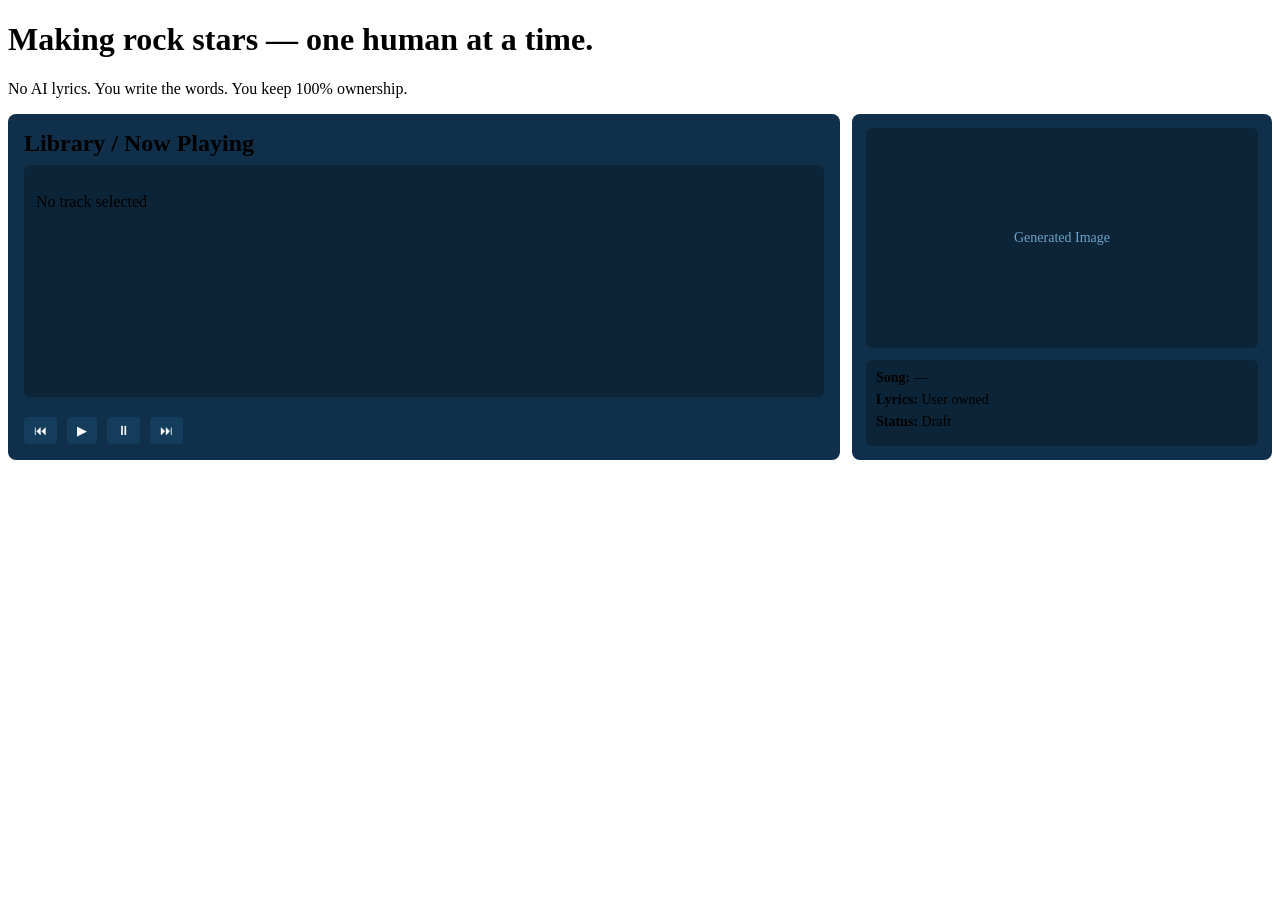
<file: index.html>
<!DOCTYPE html>
<html lang="en">
<head>
<meta charset="UTF-8" />
<title>SML – Home</title>

<style>
/* ===== HOME PAGE ONLY — SCOPED ===== */

.home-layout {
  display: grid;
  grid-template-columns: 1fr 420px;
  height: 100%;
  gap: 12px;
}

.home-main {
  background: #0f2f4a;
  border-radius: 8px;
  padding: 16px;
  display: flex;
  flex-direction: column;
}

.home-main h2 {
  margin: 0 0 8px 0;
}

.now-playing {
  flex: 1;
  background: #0b2438;
  border-radius: 6px;
  padding: 12px;
  margin-bottom: 12px;
}

.transport-bar {
  display: flex;
  align-items: center;
  gap: 10px;
  padding-top: 8px;
}

.transport-bar button {
  background: #143d5c;
  border: none;
  color: #fff;
  padding: 6px 10px;
  border-radius: 4px;
  cursor: pointer;
}

.home-right {
  background: #0f2f4a;
  border-radius: 8px;
  padding: 14px;
  display: flex;
  flex-direction: column;
  gap: 12px;
}

.album-art {
  height: 220px;
  background: #0b2438;
  border-radius: 6px;
  display: flex;
  align-items: center;
  justify-content: center;
  color: #6fa3c7;
  font-size: 14px;
}

.song-meta {
  background: #0b2438;
  border-radius: 6px;
  padding: 10px;
  font-size: 14px;
}

.song-meta div {
  margin-bottom: 6px;
}
</style>
</head>

<body>

<!-- ASSUMES YOUR EXISTING SIDEBAR IS ALREADY RENDERED -->

<div class="page-content">

  <h1>Making rock stars — one human at a time.</h1>
  <p>No AI lyrics. You write the words. You keep 100% ownership.</p>

  <div class="home-layout">

    <!-- CENTER -->
    <div class="home-main">
      <h2>Library / Now Playing</h2>

      <div class="now-playing">
        <p>No track selected</p>
      </div>

      <div class="transport-bar">
        <button>⏮</button>
        <button>▶</button>
        <button>⏸</button>
        <button>⏭</button>
      </div>
    </div>

    <!-- RIGHT -->
    <div class="home-right">

      <div class="album-art">
        Generated Image
      </div>

      <div class="song-meta">
        <div><strong>Song:</strong> —</div>
        <div><strong>Lyrics:</strong> User owned</div>
        <div><strong>Status:</strong> Draft</div>
      </div>

    </div>

  </div>
</div>

</body>
</html>
</file>
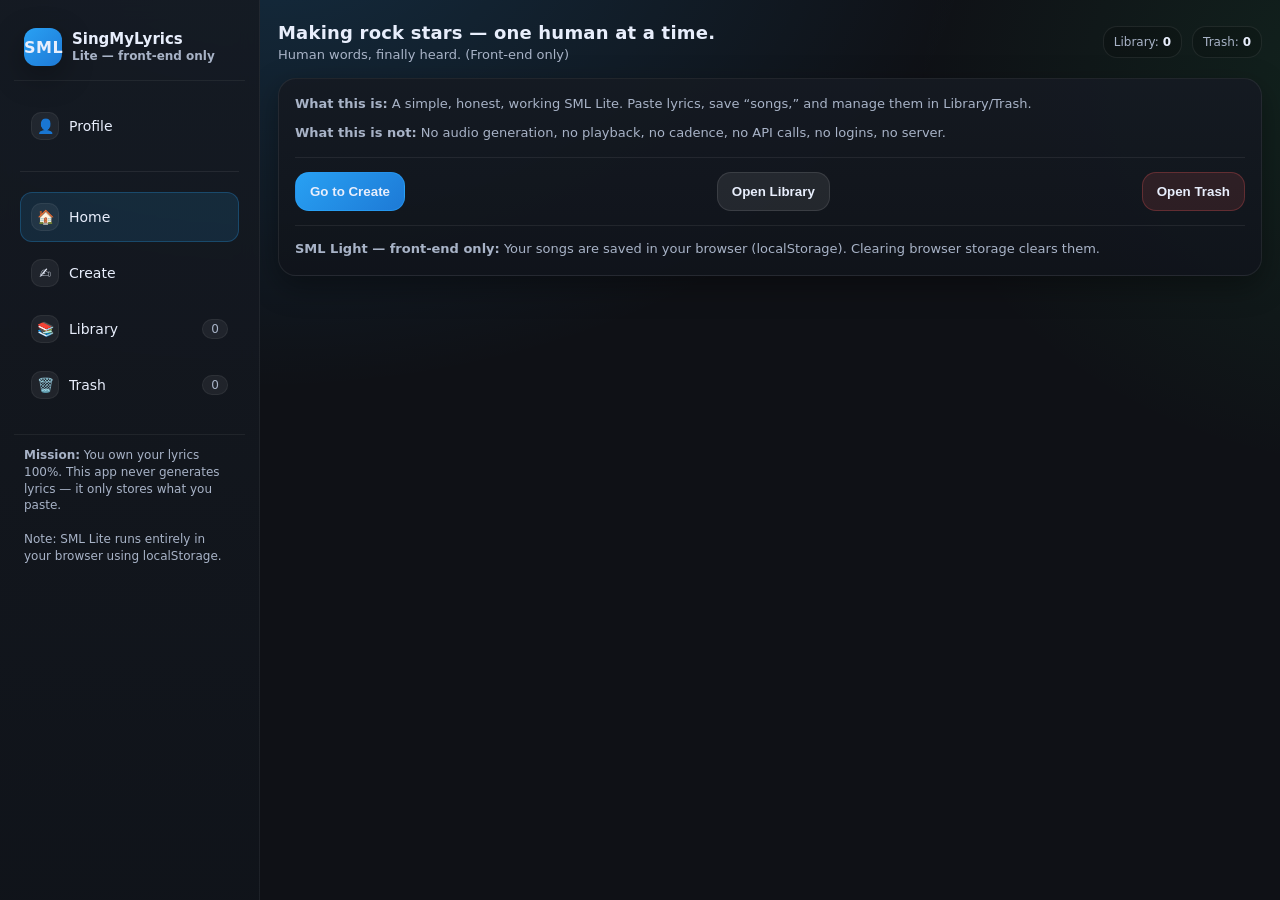
<file: sandbox/index.html>
<!DOCTYPE html>
<html lang="en">
<head>
  <meta charset="UTF-8" />
  <meta name="viewport" content="width=device-width, initial-scale=1.0" />
  <title>SML Lite — Front-End Only</title>
  <style>
    :root{
      --bg:#0f1116;
      --panel:#151a22;
      --panel2:#10141b;
      --line:#2a3546;
      --text:#e8eefc;
      --muted:#a8b3c7;
      --accent:#2aa8ff;
      --accent2:#1f7fe0;
      --danger:#ff5b5b;
      --ok:#2bd46a;
      --shadow: 0 10px 30px rgba(0,0,0,.35);
      --radius: 18px;
      --radius2: 14px;
      --pad: 16px;
      --pad2: 12px;
      --max: 1080px;
      --mono: ui-monospace, SFMono-Regular, Menlo, Monaco, Consolas, "Liberation Mono","Courier New", monospace;
      --sans: ui-sans-serif, system-ui, -apple-system, Segoe UI, Roboto, Arial, "Apple Color Emoji","Segoe UI Emoji";
    }

    *{ box-sizing:border-box; }
    html,body{ height:100%; }
    body{
      margin:0;
      font-family: var(--sans);
      background: radial-gradient(1200px 800px at 20% -10%, rgba(42,168,255,.18), transparent 60%),
                  radial-gradient(900px 700px at 110% 10%, rgba(43,212,106,.10), transparent 55%),
                  var(--bg);
      color:var(--text);
    }

    a{ color:inherit; text-decoration:none; }

    .app{
      min-height:100vh;
      display:grid;
      grid-template-columns: 260px 1fr;
    }

    /* Sidebar */
    .sidebar{
      border-right:1px solid rgba(255,255,255,.06);
      background: linear-gradient(180deg, rgba(21,26,34,.92), rgba(16,20,27,.92));
      backdrop-filter: blur(10px);
      padding: 18px 14px;
      position: sticky;
      top:0;
      height:100vh;
      overflow:auto;
    }

    .brand{
      display:flex;
      align-items:center;
      gap:10px;
      padding:10px 10px 14px;
      border-bottom:1px solid rgba(255,255,255,.06);
      margin-bottom:12px;
    }
    .logo{
      width:38px; height:38px;
      border-radius:12px;
      display:grid; place-items:center;
      background: linear-gradient(135deg, rgba(42,168,255,.95), rgba(31,127,224,.95));
      box-shadow: var(--shadow);
      font-weight: 800;
      letter-spacing:.5px;
    }
    .brand h1{
      font-size: 15px;
      margin:0;
      line-height:1.1;
    }
    .brand small{
      display:block;
      color:var(--muted);
      font-size: 12px;
      margin-top:2px;
    }

    .nav{
      display:flex;
      flex-direction:column;
      gap:6px;
      padding: 8px 6px;
    }
    .nav a{
      display:flex;
      align-items:center;
      justify-content:space-between;
      padding: 10px 10px;
      border-radius: 12px;
      border:1px solid transparent;
      color: var(--text);
      transition: .15s ease;
      user-select:none;
    }
    .nav a:hover{
      background: rgba(255,255,255,.04);
      border-color: rgba(255,255,255,.06);
    }
    .nav a.active{
      background: rgba(42,168,255,.12);
      border-color: rgba(42,168,255,.25);
    }
    .nav .left{
      display:flex;
      align-items:center;
      gap:10px;
      min-width: 0;
    }
    .badge{
      font-size:12px;
      color: var(--muted);
      background: rgba(255,255,255,.06);
      border:1px solid rgba(255,255,255,.06);
      padding: 2px 8px;
      border-radius:999px;
    }
    .icon{
      width:28px;height:28px;
      border-radius:10px;
      display:grid;
      place-items:center;
      background: rgba(255,255,255,.06);
      border:1px solid rgba(255,255,255,.06);
      flex: 0 0 auto;
      font-size: 14px;
    }
    .nav .label{
      white-space:nowrap;
      overflow:hidden;
      text-overflow: ellipsis;
      font-size: 14px;
    }

    .sidebar .foot{
      margin-top:16px;
      padding: 12px 10px;
      border-top:1px solid rgba(255,255,255,.06);
      color: var(--muted);
      font-size: 12px;
      line-height:1.4;
    }

    /* Main */
    .main{
      padding: 22px 18px 40px;
      overflow:auto;
    }
    .wrap{
      max-width: var(--max);
      margin: 0 auto;
    }

    .topbar{
      display:flex;
      flex-wrap:wrap;
      align-items:center;
      justify-content:space-between;
      gap:12px;
      margin-bottom: 16px;
    }
    .topbar .title{
      display:flex;
      flex-direction:column;
      gap:4px;
    }
    .topbar h2{
      margin:0;
      font-size: 18px;
      letter-spacing:.2px;
    }
    .topbar p{
      margin:0;
      color:var(--muted);
      font-size: 13px;
    }

    .card{
      background: linear-gradient(180deg, rgba(21,26,34,.92), rgba(16,20,27,.92));
      border:1px solid rgba(255,255,255,.07);
      border-radius: var(--radius);
      box-shadow: var(--shadow);
    }
    .card .inner{
      padding: var(--pad);
    }
    .grid{
      display:grid;
      grid-template-columns: 1.1fr .9fr;
      gap:14px;
    }
    @media (max-width: 920px){
      .app{ grid-template-columns: 1fr; }
      .sidebar{ position: relative; height:auto; }
      .grid{ grid-template-columns: 1fr; }
    }

    label{
      display:block;
      color: var(--muted);
      font-size: 12px;
      margin: 10px 0 6px;
    }
    input[type="text"], textarea{
      width:100%;
      border-radius: 14px;
      border:1px solid rgba(255,255,255,.08);
      background: rgba(0,0,0,.18);
      color: var(--text);
      padding: 12px 12px;
      outline:none;
      transition: .15s ease;
      font-size: 14px;
    }
    input[type="text"]:focus, textarea:focus{
      border-color: rgba(42,168,255,.45);
      box-shadow: 0 0 0 3px rgba(42,168,255,.12);
    }
    textarea{
      min-height: 240px;
      resize: vertical;
      font-family: var(--sans);
      line-height: 1.45;
    }

    .row{
      display:flex;
      flex-wrap:wrap;
      gap:10px;
      align-items:center;
      justify-content:space-between;
      margin-top: 12px;
    }

    .btn{
      appearance:none;
      border:none;
      cursor:pointer;
      border-radius: 14px;
      padding: 11px 14px;
      font-weight: 700;
      color: var(--text);
      background: rgba(255,255,255,.08);
      border:1px solid rgba(255,255,255,.10);
      transition:.15s ease;
      user-select:none;
    }
    .btn:hover{ transform: translateY(-1px); }
    .btn:active{ transform: translateY(0px); }
    .btn.primary{
      background: linear-gradient(135deg, rgba(42,168,255,.95), rgba(31,127,224,.95));
      border-color: rgba(42,168,255,.45);
    }
    .btn.danger{
      background: rgba(255,91,91,.12);
      border-color: rgba(255,91,91,.25);
    }
    .btn.ok{
      background: rgba(43,212,106,.12);
      border-color: rgba(43,212,106,.25);
    }
    .btn.small{
      padding: 8px 10px;
      border-radius: 12px;
      font-weight: 700;
      font-size: 13px;
    }

    .muted{
      color: var(--muted);
      font-size: 13px;
      line-height:1.45;
    }
    .divider{
      height:1px;
      background: rgba(255,255,255,.07);
      margin: 14px 0;
    }

    .list{
      display:flex;
      flex-direction:column;
      gap:10px;
    }

    .song{
      border-radius: var(--radius2);
      border:1px solid rgba(255,255,255,.08);
      background: rgba(0,0,0,.16);
      overflow:hidden;
    }
    .song .head{
      display:flex;
      align-items:flex-start;
      justify-content:space-between;
      gap:10px;
      padding: 12px 12px;
    }
    .song .meta{
      min-width:0;
    }
    .song .title{
      font-size: 14px;
      font-weight: 800;
      margin:0;
      overflow:hidden;
      text-overflow: ellipsis;
      white-space: nowrap;
    }
    .song .sub{
      margin-top:4px;
      color: var(--muted);
      font-size: 12px;
      display:flex;
      flex-wrap:wrap;
      gap:8px;
    }
    .pill{
      font-size: 12px;
      padding: 2px 8px;
      border-radius: 999px;
      border:1px solid rgba(255,255,255,.08);
      background: rgba(255,255,255,.06);
      color: var(--muted);
      max-width: 100%;
      overflow:hidden;
      text-overflow: ellipsis;
      white-space: nowrap;
    }
    .song .actions{
      display:flex;
      gap:8px;
      flex: 0 0 auto;
    }

    .song .body{
      padding: 0 12px 12px;
      display:none;
    }
    .song.open .body{ display:block; }
    .song pre{
      margin: 10px 0 0;
      background: rgba(0,0,0,.22);
      border:1px solid rgba(255,255,255,.08);
      padding: 12px;
      border-radius: 14px;
      white-space: pre-wrap;
      word-break: break-word;
      font-family: var(--mono);
      font-size: 12.5px;
      line-height: 1.45;
    }

    .empty{
      padding: 14px;
      border-radius: 14px;
      border: 1px dashed rgba(255,255,255,.14);
      color: var(--muted);
      background: rgba(0,0,0,.10);
      font-size: 13px;
      line-height:1.4;
    }

    .toast{
      position: fixed;
      left: 50%;
      bottom: 18px;
      transform: translateX(-50%);
      background: rgba(21,26,34,.96);
      border:1px solid rgba(255,255,255,.10);
      border-radius: 999px;
      padding: 10px 14px;
      color: var(--text);
      box-shadow: var(--shadow);
      font-size: 13px;
      display:none;
      max-width: min(92vw, 720px);
    }
    .toast.show{ display:block; }
    .toast span{ color: var(--muted); }

    .kpi{
      display:flex;
      gap:10px;
      flex-wrap:wrap;
      align-items:center;
      justify-content:flex-end;
    }
    .kpi .box{
      padding: 8px 10px;
      border-radius: 14px;
      border:1px solid rgba(255,255,255,.08);
      background: rgba(0,0,0,.16);
      color: var(--muted);
      font-size: 12px;
    }
    .kpi b{ color: var(--text); }
  </style>
</head>

<body>
  <div class="app">
    <aside class="sidebar">
      <div class="brand">
        <div class="logo">SML</div>
        <div>
          <h1>SingMyLyrics <small>Lite — front-end only</small></h1>
        </div>
      </div>

      <nav class="nav" id="nav">
        <!-- Directly under logo: Profile (link) -->
        <a href="#profile" data-route="profile">
          <div class="left">
            <div class="icon">👤</div>
            <div class="label">Profile</div>
          </div>
        </a>

        <div class="divider"></div>

        <!-- Locked order -->
        <a href="#home" data-route="home" class="active">
          <div class="left">
            <div class="icon">🏠</div>
            <div class="label">Home</div>
          </div>
        </a>
        <a href="#create" data-route="create">
          <div class="left">
            <div class="icon">✍️</div>
            <div class="label">Create</div>
          </div>
        </a>
        <a href="#library" data-route="library">
          <div class="left">
            <div class="icon">📚</div>
            <div class="label">Library</div>
          </div>
          <span class="badge" id="countLibrary">0</span>
        </a>
        <a href="#trash" data-route="trash">
          <div class="left">
            <div class="icon">🗑️</div>
            <div class="label">Trash</div>
          </div>
          <span class="badge" id="countTrash">0</span>
        </a>
      </nav>

      <div class="foot">
        <b>Mission:</b> You own your lyrics 100%. This app never generates lyrics — it only stores what you paste.
        <br/><br/>
        <span>Note:</span> SML Lite runs entirely in your browser using localStorage.
      </div>
    </aside>

    <main class="main">
      <div class="wrap">

        <!-- HOME -->
        <section id="page-home" class="page">
          <div class="topbar">
            <div class="title">
              <h2>Making rock stars — one human at a time.</h2>
              <p>Human words, finally heard. (Front-end only)</p>
            </div>
            <div class="kpi">
              <div class="box">Library: <b id="kpiLibrary">0</b></div>
              <div class="box">Trash: <b id="kpiTrash">0</b></div>
            </div>
          </div>

          <div class="card">
            <div class="inner">
              <p class="muted" style="margin:0 0 10px;">
                <b>What this is:</b> A simple, honest, working SML Lite. Paste lyrics, save “songs,” and manage them in Library/Trash.
              </p>
              <p class="muted" style="margin:0;">
                <b>What this is not:</b> No audio generation, no playback, no cadence, no API calls, no logins, no server.
              </p>

              <div class="divider"></div>

              <div class="row">
                <button class="btn primary" id="goCreate">Go to Create</button>
                <button class="btn" id="goLibrary">Open Library</button>
                <button class="btn danger" id="goTrash">Open Trash</button>
              </div>

              <div class="divider"></div>

              <div class="muted">
                <b>SML Light — front-end only:</b> Your songs are saved in your browser (localStorage). Clearing browser storage clears them.
              </div>
            </div>
          </div>
        </section>

        <!-- CREATE -->
        <section id="page-create" class="page" style="display:none;">
          <div class="topbar">
            <div class="title">
              <h2>Create</h2>
              <p>Paste lyrics. Optional title and style. Click Generate to save a new song card.</p>
            </div>
            <div class="kpi">
              <div class="box">Saved today: <b id="kpiToday">0</b></div>
            </div>
          </div>

          <div class="card">
            <div class="inner">
              <div class="grid">
                <div>
                  <label for="title">Song Title (optional)</label>
                  <input id="title" type="text" placeholder="e.g., Demon Day" />

                  <label for="lyrics">Lyrics (required — we never generate lyrics)</label>
                  <textarea id="lyrics" placeholder="Paste your lyrics here..."></textarea>

                  <div class="row">
                    <button class="btn primary" id="btnGenerate">Generate Song (Save)</button>
                    <button class="btn" id="btnClear">Clear Fields</button>
                  </div>

                  <p class="muted" style="margin: 10px 0 0;">
                    Tip: This app stores exactly what you paste — no rewriting, no formatting changes.
                  </p>
                </div>

                <div>
                  <label for="style">Style / Vibe (optional)</label>
                  <textarea id="style" style="min-height: 140px;" placeholder="e.g., Industrial, cold space intro, spoken-word bridge..."></textarea>

                  <div class="divider"></div>

                  <div class="muted">
                    <b>Ownership note:</b> Your lyrics remain yours. This app does not create lyrics — it only stores your text locally.
                    <br/><br/>
                    <b>Storage note:</b> Songs are stored in localStorage on this device/browser.
                  </div>
                </div>
              </div>
            </div>
          </div>
        </section>

        <!-- LIBRARY -->
        <section id="page-library" class="page" style="display:none;">
          <div class="topbar">
            <div class="title">
              <h2>Library</h2>
              <p>Your saved songs. Expand to view lyrics and style. Delete moves to Trash.</p>
            </div>
            <div class="kpi">
              <div class="box">Total: <b id="libTotal">0</b></div>
              <button class="btn small" id="btnExport">Export (JSON)</button>
            </div>
          </div>

          <div class="card">
            <div class="inner">
              <div id="libraryList" class="list"></div>
              <div id="libraryEmpty" class="empty" style="display:none;">
                No songs yet. Go to <b>Create</b>, paste lyrics, and click <b>Generate Song</b>.
              </div>
            </div>
          </div>
        </section>

        <!-- TRASH -->
        <section id="page-trash" class="page" style="display:none;">
          <div class="topbar">
            <div class="title">
              <h2>Trash</h2>
              <p>Deleted songs live here until you restore or permanently delete them.</p>
            </div>
            <div class="kpi">
              <div class="box">Trash: <b id="trashTotal">0</b></div>
              <button class="btn small danger" id="btnEmptyTrash">Empty Trash</button>
            </div>
          </div>

          <div class="card">
            <div class="inner">
              <div id="trashList" class="list"></div>
              <div id="trashEmpty" class="empty" style="display:none;">
                Trash is empty.
              </div>
            </div>
          </div>
        </section>

        <!-- PROFILE -->
        <section id="page-profile" class="page" style="display:none;">
          <div class="topbar">
            <div class="title">
              <h2>Profile</h2>
              <p>Simple local settings (no accounts, no logins).</p>
            </div>
          </div>

          <div class="card">
            <div class="inner">
              <label for="profileName">Display Name (optional)</label>
              <input id="profileName" type="text" placeholder="e.g., John" />

              <div class="row">
                <button class="btn ok" id="btnSaveProfile">Save Profile</button>
                <button class="btn danger" id="btnResetAll">Reset ALL Data</button>
              </div>

              <div class="divider"></div>

              <div class="muted">
                <b>Reset ALL Data</b> clears Library, Trash, and Profile from this browser.
                <br/><br/>
                This page exists so the “Profile” link is real and functional.
              </div>
            </div>
          </div>
        </section>

      </div>
    </main>
  </div>

  <div class="toast" id="toast"></div>

  <script>
    (function(){
      "use strict";

      // ----------------------------
      // Storage keys
      // ----------------------------
      const KEY_LIBRARY = "sml_lite_library_v1";
      const KEY_TRASH   = "sml_lite_trash_v1";
      const KEY_PROFILE = "sml_lite_profile_v1";

      // ----------------------------
      // Helpers
      // ----------------------------
      const $ = (sel) => document.querySelector(sel);
      const escapeHtml = (s) => (s || "").replace(/[&<>"']/g, (c)=>({
        "&":"&amp;","<":"&lt;",">":"&gt;",'"':"&quot;","'":"&#39;"
      }[c]));
      const nowISO = () => new Date().toISOString();
      const niceTime = (iso) => {
        try{
          const d = new Date(iso);
          return d.toLocaleString();
        }catch{ return iso; }
      };
      const uid = () => "sml_" + Math.random().toString(36).slice(2, 10) + "_" + Date.now().toString(36);

      function toast(msg){
        const el = $("#toast");
        el.textContent = msg;
        el.classList.add("show");
        clearTimeout(toast._t);
        toast._t = setTimeout(()=> el.classList.remove("show"), 2200);
      }

      function loadArray(key){
        try{
          const raw = localStorage.getItem(key);
          if(!raw) return [];
          const parsed = JSON.parse(raw);
          return Array.isArray(parsed) ? parsed : [];
        }catch{
          return [];
        }
      }
      function saveArray(key, arr){
        localStorage.setItem(key, JSON.stringify(arr));
      }

      function loadProfile(){
        try{
          const raw = localStorage.getItem(KEY_PROFILE);
          if(!raw) return { name: "" };
          const p = JSON.parse(raw);
          return { name: (p && typeof p.name === "string") ? p.name : "" };
        }catch{
          return { name: "" };
        }
      }
      function saveProfile(p){
        localStorage.setItem(KEY_PROFILE, JSON.stringify({ name: p.name || "" }));
      }

      // ----------------------------
      // App State (simple)
      // ----------------------------
      let library = loadArray(KEY_LIBRARY);
      let trash   = loadArray(KEY_TRASH);
      let profile = loadProfile();

      // ----------------------------
      // Routing (hash)
      // ----------------------------
      const routes = ["home","create","library","trash","profile"];
      function currentRoute(){
        const h = (location.hash || "#home").replace("#","").trim().toLowerCase();
        return routes.includes(h) ? h : "home";
      }

      function setActiveNav(route){
        document.querySelectorAll(".nav a[data-route]").forEach(a=>{
          a.classList.toggle("active", a.dataset.route === route);
        });
      }
      function showPage(route){
        routes.forEach(r=>{
          const el = $("#page-" + r);
          if(el) el.style.display = (r === route) ? "" : "none";
        });
        setActiveNav(route);
        if(route === "library") renderLibrary();
        if(route === "trash") renderTrash();
        if(route === "profile") renderProfile();
        if(route === "home") renderHome();
      }

      window.addEventListener("hashchange", ()=> showPage(currentRoute()));

      // ----------------------------
      // Render counts / KPIs
      // ----------------------------
      function renderCounts(){
        $("#countLibrary").textContent = String(library.length);
        $("#countTrash").textContent = String(trash.length);
        $("#kpiLibrary").textContent = String(library.length);
        $("#kpiTrash").textContent = String(trash.length);
      }

      function countSavedToday(){
        const today = new Date();
        const y = today.getFullYear(), m = today.getMonth(), d = today.getDate();
        return library.filter(s=>{
          const dt = new Date(s.createdAt || s.updatedAt || 0);
          return dt.getFullYear()===y && dt.getMonth()===m && dt.getDate()===d;
        }).length;
      }

      function renderHome(){
        renderCounts();
      }

      function renderCreate(){
        renderCounts();
        $("#kpiToday").textContent = String(countSavedToday());
      }

      // ----------------------------
      // Create
      // ----------------------------
      function clearFields(){
        $("#title").value = "";
        $("#lyrics").value = "";
        $("#style").value = "";
      }

      function createSong(){
        const title = ($("#title").value || "").trim();
        const lyrics = ($("#lyrics").value || "").trim();
        const style = ($("#style").value || "").trim();

        if(!lyrics){
          toast("Lyrics are required.");
          $("#lyrics").focus();
          return;
        }

        const song = {
          id: uid(),
          title: title || "Untitled",
          lyrics: lyrics,           // store exactly as pasted
          style: style,
          createdAt: nowISO(),
          updatedAt: nowISO()
        };

        // newest first
        library.unshift(song);
        saveArray(KEY_LIBRARY, library);

        renderCounts();
        renderCreate();
        toast("Saved to Library.");
        clearFields();
        location.hash = "#library";
      }

      // ----------------------------
      // Library rendering
      // ----------------------------
      function songCard(song, mode){
        // mode: "library" | "trash"
        const el = document.createElement("div");
        el.className = "song";
        el.dataset.id = song.id;

        const head = document.createElement("div");
        head.className = "head";

        const meta = document.createElement("div");
        meta.className = "meta";

        const title = document.createElement("p");
        title.className = "title";
        title.textContent = song.title || "Untitled";

        const sub = document.createElement("div");
        sub.className = "sub";

        const pillTime = document.createElement("div");
        pillTime.className = "pill";
        pillTime.textContent = "Saved: " + niceTime(song.createdAt);

        sub.appendChild(pillTime);

        if(song.style){
          const pillStyle = document.createElement("div");
          pillStyle.className = "pill";
          pillStyle.textContent = "Style: " + song.style;
          sub.appendChild(pillStyle);
        }

        meta.appendChild(title);
        meta.appendChild(sub);

        const actions = document.createElement("div");
        actions.className = "actions";

        const btnView = document.createElement("button");
        btnView.className = "btn small";
        btnView.textContent = "View";
        btnView.addEventListener("click", ()=>{
          el.classList.toggle("open");
          btnView.textContent = el.classList.contains("open") ? "Hide" : "View";
        });

        actions.appendChild(btnView);

        if(mode === "library"){
          const btnCopy = document.createElement("button");
          btnCopy.className = "btn small";
          btnCopy.textContent = "Copy Lyrics";
          btnCopy.addEventListener("click", async ()=>{
            try{
              await navigator.clipboard.writeText(song.lyrics || "");
              toast("Lyrics copied.");
            }catch{
              toast("Copy failed (browser permission).");
            }
          });
          actions.appendChild(btnCopy);

          const btnDelete = document.createElement("button");
          btnDelete.className = "btn small danger";
          btnDelete.textContent = "Delete";
          btnDelete.addEventListener("click", ()=> moveToTrash(song.id));
          actions.appendChild(btnDelete);
        }

        if(mode === "trash"){
          const btnRestore = document.createElement("button");
          btnRestore.className = "btn small ok";
          btnRestore.textContent = "Restore";
          btnRestore.addEventListener("click", ()=> restoreFromTrash(song.id));
          actions.appendChild(btnRestore);

          const btnPurge = document.createElement("button");
          btnPurge.className = "btn small danger";
          btnPurge.textContent = "Delete Forever";
          btnPurge.addEventListener("click", ()=> deleteForever(song.id));
          actions.appendChild(btnPurge);
        }

        head.appendChild(meta);
        head.appendChild(actions);

        const body = document.createElement("div");
        body.className = "body";

        const pre = document.createElement("pre");
        pre.innerHTML = escapeHtml(song.lyrics || "");
        body.appendChild(pre);

        if(song.style){
          const styleLabel = document.createElement("div");
          styleLabel.className = "muted";
          styleLabel.style.marginTop = "10px";
          styleLabel.innerHTML = "<b>Style/Vibe:</b> " + escapeHtml(song.style);
          body.appendChild(styleLabel);
        }

        el.appendChild(head);
        el.appendChild(body);
        return el;
      }

      function renderLibrary(){
        renderCounts();
        $("#libTotal").textContent = String(library.length);

        const list = $("#libraryList");
        list.innerHTML = "";

        if(!library.length){
          $("#libraryEmpty").style.display = "";
          return;
        }
        $("#libraryEmpty").style.display = "none";

        library.forEach(song => list.appendChild(songCard(song, "library")));
      }

      function renderTrash(){
        renderCounts();
        $("#trashTotal").textContent = String(trash.length);

        const list = $("#trashList");
        list.innerHTML = "";

        if(!trash.length){
          $("#trashEmpty").style.display = "";
          return;
        }
        $("#trashEmpty").style.display = "none";

        trash.forEach(song => list.appendChild(songCard(song, "trash")));
      }

      // ----------------------------
      // Actions
      // ----------------------------
      function moveToTrash(id){
        const idx = library.findIndex(s=> s.id === id);
        if(idx === -1) return;
        const [song] = library.splice(idx, 1);
        song.deletedAt = nowISO();
        trash.unshift(song);

        saveArray(KEY_LIBRARY, library);
        saveArray(KEY_TRASH, trash);

        renderLibrary();
        renderTrash();
        toast("Moved to Trash.");
      }

      function restoreFromTrash(id){
        const idx = trash.findIndex(s=> s.id === id);
        if(idx === -1) return;
        const [song] = trash.splice(idx, 1);
        delete song.deletedAt;
        song.updatedAt = nowISO();
        library.unshift(song);

        saveArray(KEY_LIBRARY, library);
        saveArray(KEY_TRASH, trash);

        renderTrash();
        renderLibrary();
        toast("Restored to Library.");
      }

      function deleteForever(id){
        const idx = trash.findIndex(s=> s.id === id);
        if(idx === -1) return;
        trash.splice(idx, 1);

        saveArray(KEY_TRASH, trash);

        renderTrash();
        renderCounts();
        toast("Deleted forever.");
      }

      function emptyTrash(){
        if(!trash.length){
          toast("Trash already empty.");
          return;
        }
        if(!confirm("Empty Trash? This permanently deletes everything in Trash.")) return;
        trash = [];
        saveArray(KEY_TRASH, trash);
        renderTrash();
        renderCounts();
        toast("Trash emptied.");
      }

      function exportJSON(){
        const payload = {
          exportedAt: nowISO(),
          profile,
          library,
          trash
        };
        const blob = new Blob([JSON.stringify(payload, null, 2)], { type: "application/json" });
        const url = URL.createObjectURL(blob);
        const a = document.createElement("a");
        a.href = url;
        a.download = "sml_lite_export.json";
        document.body.appendChild(a);
        a.click();
        a.remove();
        URL.revokeObjectURL(url);
        toast("Export downloaded.");
      }

      // ----------------------------
      // Profile
      // ----------------------------
      function renderProfile(){
        $("#profileName").value = profile.name || "";
      }

      function saveProfileFromUI(){
        profile.name = ($("#profileName").value || "").trim();
        saveProfile(profile);
        toast("Profile saved.");
      }

      function resetAll(){
        if(!confirm("Reset ALL data? This clears Library, Trash, and Profile on this browser.")) return;
        localStorage.removeItem(KEY_LIBRARY);
        localStorage.removeItem(KEY_TRASH);
        localStorage.removeItem(KEY_PROFILE);
        library = [];
        trash = [];
        profile = { name: "" };
        clearFields();
        renderCounts();
        renderLibrary();
        renderTrash();
        renderProfile();
        toast("All data reset.");
        location.hash = "#home";
      }

      // ----------------------------
      // Wire UI
      // ----------------------------
      $("#goCreate").addEventListener("click", ()=> location.hash="#create");
      $("#goLibrary").addEventListener("click", ()=> location.hash="#library");
      $("#goTrash").addEventListener("click", ()=> location.hash="#trash");

      $("#btnGenerate").addEventListener("click", createSong);
      $("#btnClear").addEventListener("click", ()=>{
        clearFields();
        toast("Cleared.");
      });

      $("#btnEmptyTrash").addEventListener("click", emptyTrash);
      $("#btnExport").addEventListener("click", exportJSON);

      $("#btnSaveProfile").addEventListener("click", saveProfileFromUI);
      $("#btnResetAll").addEventListener("click", resetAll);

      // enter key on title shouldn't submit anything weird
      $("#title").addEventListener("keydown", (e)=>{
        if(e.key === "Enter"){
          e.preventDefault();
          $("#lyrics").focus();
        }
      });

      // Initial render
      renderCounts();
      renderHome();
      renderCreate();
      showPage(currentRoute());
    })();
  </script>
</body>
</html>
</file>
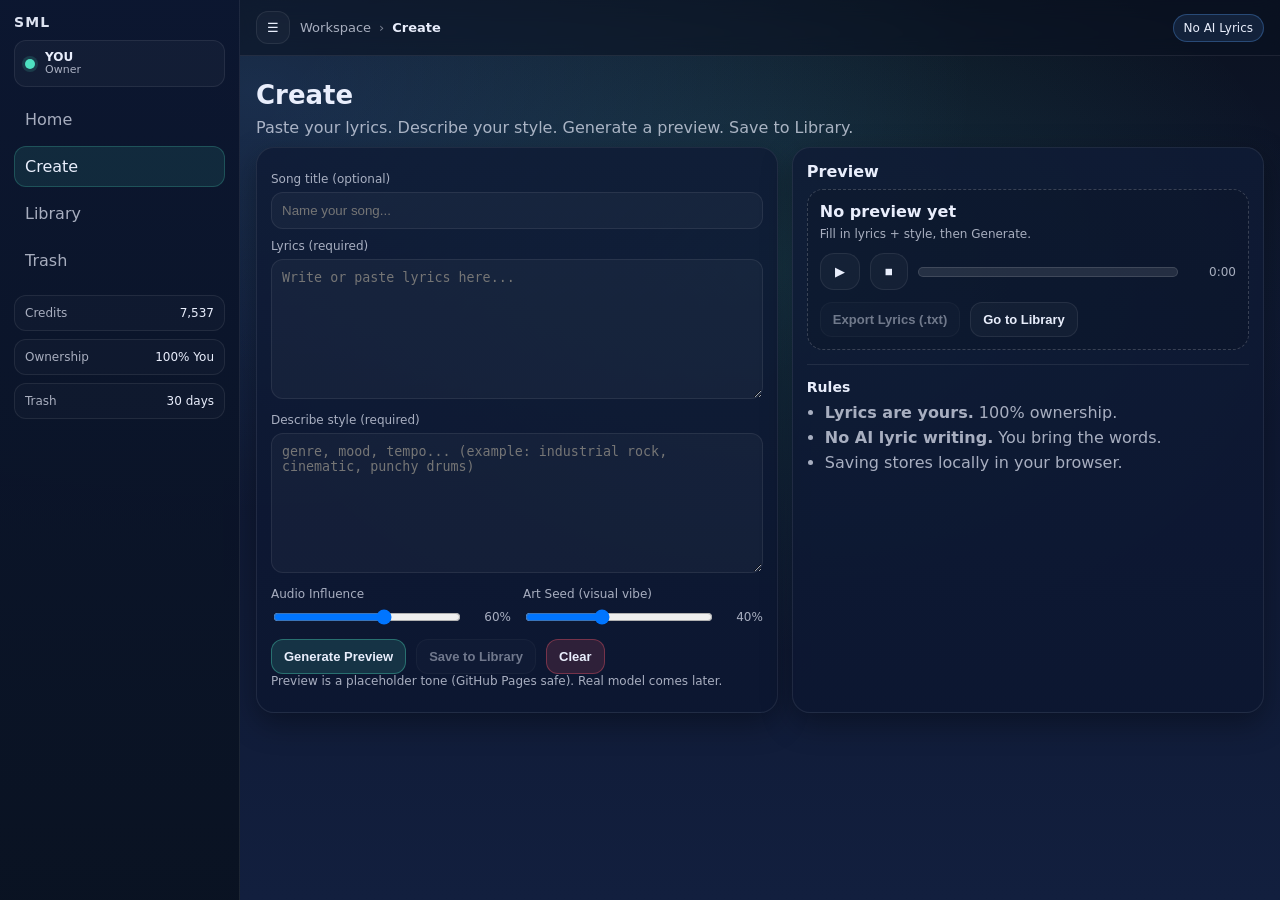
<file: create.html>
<!-- =========================
FILE: create.html
========================= -->
<!doctype html>
<html lang="en">
<head>
  <meta charset="utf-8" />
  <meta name="viewport" content="width=device-width,initial-scale=1" />
  <title>SML Light — Create</title>
  <link rel="stylesheet" href="./app.css" />
</head>
<body>
  <div class="app">
    <aside class="sidebar" role="navigation" aria-label="SML sidebar">
      <div class="brand">
        <div class="logo">SML</div>

        <!-- Profile MUST be under logo -->
        <a class="profile-chip" href="./profile.html" title="Profile">
          <span class="dot"></span>
          <span class="profile-text">
            <span class="profile-name" id="profileNameSidebar">YOU</span>
            <span class="profile-sub">Owner</span>
          </span>
        </a>
      </div>

      <nav class="nav">
        <a class="nav-link" href="./index.html">Home</a>
        <a class="nav-link active" href="./create.html">Create</a>
        <a class="nav-link" href="./library.html">Library</a>
        <a class="nav-link" href="./trash.html">Trash</a>
      </nav>

      <div class="sidebar-footer">
        <div class="pill"><span class="muted">Credits</span> <span class="right" id="creditsSidebar">7,537</span></div>
        <div class="pill"><span class="muted">Ownership</span> <span class="right">100% You</span></div>
        <div class="pill"><span class="muted">Trash</span> <span class="right">30 days</span></div>
      </div>
    </aside>

    <main class="content">
      <header class="topbar">
        <button class="icon-btn" id="toggleSidebar" aria-label="Toggle sidebar">☰</button>
        <div class="crumbs">
          <span class="crumb">Workspace</span>
          <span class="sep">›</span>
          <span class="crumb strong">Create</span>
        </div>
        <div class="topbar-right">
          <span class="badge">No AI Lyrics</span>
        </div>
      </header>

      <section class="page">
        <h1>Create</h1>
        <p class="muted">Paste your lyrics. Describe your style. Generate a preview. Save to Library.</p>

        <div class="grid two">
          <div class="card">
            <label class="label">Song title (optional)</label>
            <input class="input" id="songTitle" placeholder="Name your song..." />

            <label class="label">Lyrics (required)</label>
            <textarea class="textarea" id="lyrics" placeholder="Write or paste lyrics here..."></textarea>

            <label class="label">Describe style (required)</label>
            <textarea class="textarea" id="style" placeholder="genre, mood, tempo... (example: industrial rock, cinematic, punchy drums)"></textarea>

            <div class="grid two tight">
              <div>
                <label class="label">Audio Influence</label>
                <div class="range-row">
                  <input type="range" min="0" max="100" value="60" id="audioInfluence" />
                  <span class="range-val" id="audioInfluenceVal">60%</span>
                </div>
              </div>
              <div>
                <label class="label">Art Seed (visual vibe)</label>
                <div class="range-row">
                  <input type="range" min="0" max="100" value="40" id="artSeed" />
                  <span class="range-val" id="artSeedVal">40%</span>
                </div>
              </div>
            </div>

            <div class="card-actions">
              <button class="btn primary" id="btnGenerate">Generate Preview</button>
              <button class="btn" id="btnSave" disabled>Save to Library</button>
              <button class="btn danger" id="btnClear">Clear</button>
            </div>

            <p class="muted small">
              Preview is a placeholder tone (GitHub Pages safe). Real model comes later.
            </p>
          </div>

          <div class="card">
            <h2>Preview</h2>

            <div class="preview">
              <div class="preview-title" id="previewTitle">No preview yet</div>
              <div class="preview-meta" id="previewMeta">Fill in lyrics + style, then Generate.</div>

              <div class="player">
                <button class="icon-btn big" id="btnPlay" disabled title="Play">▶</button>
                <button class="icon-btn big" id="btnStop" disabled title="Stop">■</button>
                <div class="timeline">
                  <div class="timeline-bar" id="timelineBar"></div>
                </div>
                <div class="time" id="timeText">0:00</div>
              </div>

              <div class="mini-actions">
                <button class="btn" id="btnExportLyrics" disabled>Export Lyrics (.txt)</button>
                <button class="btn" id="btnGoLibrary">Go to Library</button>
              </div>
            </div>

            <div class="divider"></div>

            <h3>Rules</h3>
            <ul class="list">
              <li><b>Lyrics are yours.</b> 100% ownership.</li>
              <li><b>No AI lyric writing.</b> You bring the words.</li>
              <li>Saving stores locally in your browser.</li>
            </ul>
          </div>
        </div>
      </section>
    </main>
  </div>

  <script src="./app.js"></script>
  <script>
    SML.initBaseUI();
    SML.createPageInit();
  </script>
</body>
</html>
</file>
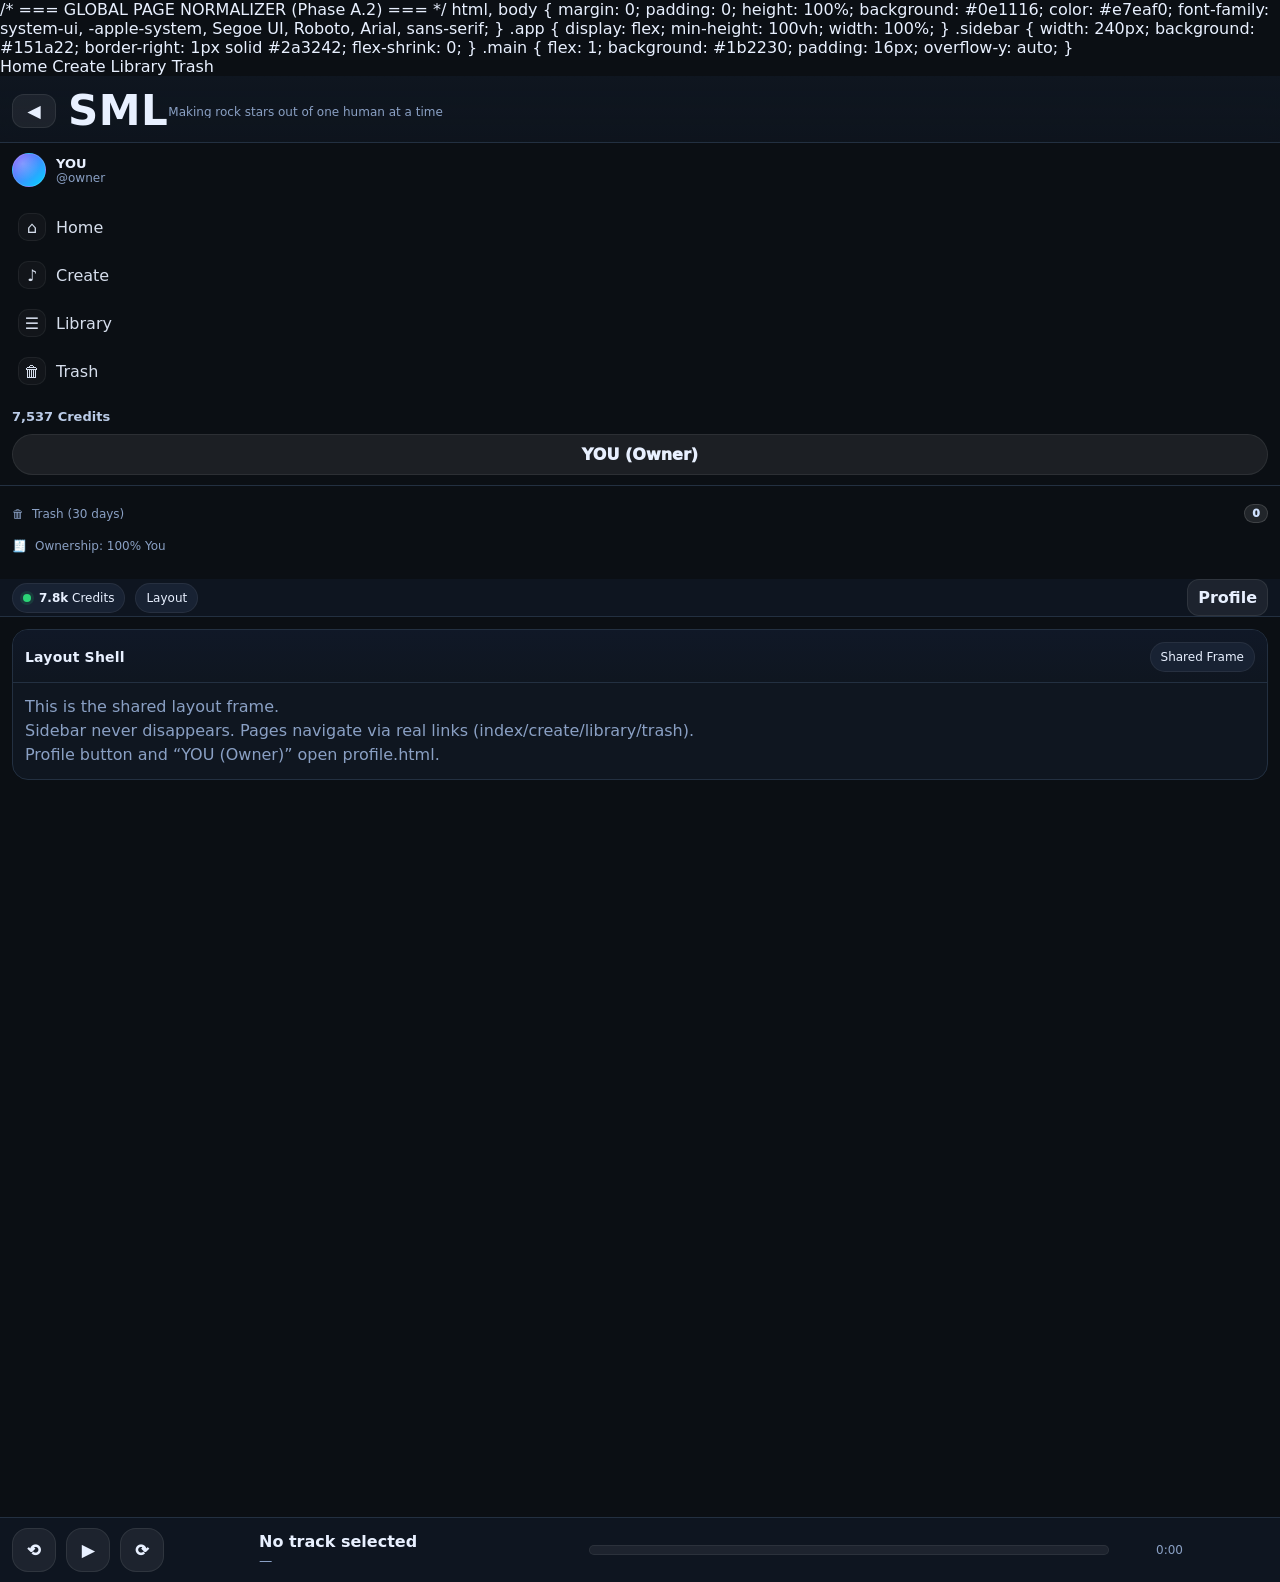
<file: layout.html>
/* === GLOBAL PAGE NORMALIZER (Phase A.2) === */
html, body {
  margin: 0;
  padding: 0;
  height: 100%;
  background: #0e1116;
  color: #e7eaf0;
  font-family: system-ui, -apple-system, Segoe UI, Roboto, Arial, sans-serif;
}

.app {
  display: flex;
  min-height: 100vh;
  width: 100%;
}

.sidebar {
  width: 240px;
  background: #151a22;
  border-right: 1px solid #2a3242;
  flex-shrink: 0;
}

.main {
  flex: 1;
  background: #1b2230;
  padding: 16px;
  overflow-y: auto;
}
<!DOCTYPE html>
<html lang="en">
<head>
  <meta charset="UTF-8" />
  <meta name="viewport" content="width=device-width,initial-scale=1.0" />
  <title>SML — Layout</title>

  <style>
    :root{
      --bg:#0b0f14;
      --panel:#121a24;
      --panel2:#0f1620;
      --stroke:#233041;
      --text:#e8f0ff;
      --muted:#8aa0c4;
      --pill:#182233;
      --pill2:#101827;
      --green:#2bd576;
      --danger:#ff5b6e;
      --warn:#ffb020;
      --shadow: 0 12px 40px rgba(0,0,0,.45);
      --r:16px;
      --r2:12px;
    }
    *{box-sizing:border-box}
    html,body{height:100%}
    body{
      margin:0;
      background:var(--bg);
      color:var(--text);
      font-family:system-ui,-apple-system,Segoe UI,Roboto,Arial,sans-serif;
      overflow:hidden;
    }
    a{color:inherit;text-decoration:none}
    button,input,textarea,select{font:inherit}
    .muted{color:var(--muted)}
    .hidden{display:none!important}

    /* ===== APP GRID ===== */
    .app{
      height:100vh;
      display:grid;
      grid-template-columns: 260px 1fr;
      grid-template-rows: 56px 1fr 72px;
      grid-template-areas:
        "sidebar top"
        "sidebar main"
        "sidebar player";
    }
    .sidebar{grid-area:sidebar; background:linear-gradient(180deg,#0f1620,#0b0f14); border-right:1px solid var(--stroke); overflow:auto}
    .topbar{grid-area:top; background:#0e1520; border-bottom:1px solid var(--stroke); display:flex; align-items:center; gap:10px; padding:0 12px;}
    .main{grid-area:main; overflow:hidden;}
    .player{grid-area:player; background:#0e1520; border-top:1px solid var(--stroke); display:flex; align-items:center; padding:10px 12px; gap:10px}

    /* Collapsed sidebar */
    body.collapsed .app{grid-template-columns: 76px 1fr;}
    body.collapsed .nav-label{display:none}
    body.collapsed .brand-text{display:none}
    body.collapsed .account-pill{display:none}
    body.collapsed .credits-big{display:none}
    body.collapsed .logo{display:none}
    body.collapsed .brand{justify-content:center; padding:10px 8px;}
    body.collapsed .brand-toggle{
      width:72px;
      height:72px;
      border-radius:16px;
      display:grid;
      place-items:center;
      font-size:48px;
      line-height:1;
    }

    /* ===== SIDEBAR ===== */
    .brand{
      display:flex; align-items:center; gap:10px;
      padding:14px 12px 10px;
      position:sticky; top:0;
      background:linear-gradient(180deg,#0f1620,#0f1620cc);
      backdrop-filter: blur(8px);
      border-bottom:1px solid var(--stroke);
      z-index:5;
    }
    .brand-left{display:flex; align-items:center; gap:12px; min-width:0;}
    .brand-toggle{
      align-self:center;
      background:#ffffff10;
      border:1px solid #ffffff14;
      color:var(--text);
      width:44px;
      height:34px;
      border-radius:12px;
      cursor:pointer;
      font-weight:1000;
      display:grid;
      place-items:center;
      user-select:none;
    }
    .brand-row{display:flex; align-items:center; justify-content:flex-start; gap:10px; min-width:0;}
    /* IMPORTANT: logo is OFF (removes the green S square) */
    .logo{display:none!important;}

    .brand-text{display:flex; align-items:center; line-height:1; min-width:0;}
    .brand-text .t1{
      font-size:42px;
      font-weight:900;
      line-height:1;
      display:block;
      letter-spacing:.5px;
    }
    .brand-text .t2{
      font-size:12px;
      color:var(--muted);
      margin-top:2px;
      display:block;
      white-space:nowrap;
      overflow:hidden;
      text-overflow:ellipsis;
    }

    .user{display:flex; align-items:center; gap:10px; padding:10px 12px}
    .avatar{
      width:34px; height:34px; border-radius:50%;
      background: radial-gradient(circle at 30% 30%, #fff4, #0000 55%), linear-gradient(135deg,#7c4dff,#00d4ff);
      border:1px solid #ffffff22;
    }
    .user .name{font-weight:900; font-size:13px}
    .user .handle{font-size:12px; color:var(--muted)}
    .nav{padding:6px 8px 14px}
    .nav a{
      display:flex; align-items:center; gap:10px;
      padding:10px 10px;
      border-radius:12px;
      text-decoration:none;
      color:var(--text);
      opacity:.92;
    }
    .nav a:hover{background:#ffffff08}
    .nav a.active{background:#ffffff10; border:1px solid #ffffff12}
    .icon{
      width:28px; height:28px; border-radius:10px;
      background:#ffffff08;
      display:grid; place-items:center;
      border:1px solid #ffffff10;
      flex:0 0 auto;
    }
    .badge{
      margin-left:auto;
      background:var(--danger);
      color:#fff;
      font-weight:1000;
      font-size:11px;
      padding:2px 7px;
      border-radius:999px;
    }
    .credits-big{padding:0 12px 10px; color:#cfe1ff; font-weight:900; font-size:13px; opacity:.9;}
    .account-pill{
      margin: 0 12px 10px;
      background:#ffffff12;
      border:1px solid #ffffff12;
      border-radius:999px;
      padding:10px 12px;
      display:flex;
      justify-content:center;
      font-weight:1000;
      cursor:pointer;
      user-select:none;
    }
    .account-pill:hover{background:#ffffff18}
    .side-footer{
      padding:10px 12px 18px;
      color:var(--muted);
      font-size:12px;
      border-top:1px solid var(--stroke);
    }
    .side-footer .row{display:flex; align-items:center; gap:8px; padding:8px 0}

    /* ===== TOPBAR ===== */
    .pill{
      background:var(--pill);
      border:1px solid #ffffff10;
      color:var(--text);
      padding:7px 10px;
      border-radius:999px;
      font-size:12px;
      display:flex; align-items:center; gap:8px;
      user-select:none;
      white-space:nowrap;
    }
    .pill .dot{width:8px;height:8px;border-radius:50%;background:var(--green); box-shadow:0 0 0 3px #2bd57622}
    .spacer{flex:1}
    .top-actions{display:flex; align-items:center; gap:8px}
    .btn-ghost{
      background:#ffffff10;
      border:1px solid #ffffff14;
      color:var(--text);
      padding:8px 10px;
      border-radius:12px;
      cursor:pointer;
      font-weight:900;
    }
    .btn-ghost:hover{background:#ffffff14}

    /* ===== MAIN ===== */
    .main-wrap{
      height:100%;
      padding:12px;
      overflow:auto;
    }
    .panel{
      background:var(--panel2);
      border:1px solid var(--stroke);
      border-radius:var(--r);
      overflow:hidden;
      display:flex;
      flex-direction:column;
      min-width:0;
    }
    .panel-header{
      padding:12px 12px 10px;
      border-bottom:1px solid var(--stroke);
      display:flex; align-items:center; gap:10px;
      background:linear-gradient(180deg,#101827,#0f1620);
    }
    .panel-header h3{margin:0; font-size:14px; letter-spacing:.2px}
    .panel-body{padding:12px; overflow:auto; min-height:0}

    /* ===== PLAYER (BOTTOM) ===== */
    .pbtn{
      width:44px; height:44px;
      border-radius:16px;
      border:1px solid #ffffff14;
      background:#ffffff10;
      color:var(--text);
      cursor:pointer;
      display:grid; place-items:center;
      font-weight:1000;
    }
    .pbtn:hover{background:#ffffff14}
    .now{
      min-width:0;
      display:flex;
      flex-direction:column;
      gap:2px;
      flex:1;
    }
    .now b{white-space:nowrap; overflow:hidden; text-overflow:ellipsis}
    .now small{color:var(--muted); white-space:nowrap; overflow:hidden; text-overflow:ellipsis}
    .bar{
      flex:2;
      display:flex; align-items:center; gap:10px;
      min-width:0;
      justify-content:center;
    }
    .progress{
      height:10px;
      background:#ffffff10;
      border:1px solid #ffffff10;
      border-radius:999px;
      position:relative;
      overflow:hidden;
      cursor:pointer;
      width:100%;
      max-width:520px;
    }
    .fill{
      position:absolute; left:0; top:0; bottom:0;
      width:0%;
      background:linear-gradient(90deg,#2bd576,#5fd3ff);
    }
    .time{color:var(--muted); font-size:12px; width:64px; text-align:right}
  </style>
</head>

<body>
  <div id="sidebar">
  <div class="logo">SML</div>

  
    <nav class="sidebar-nav">
  <a href="#home" class="nav-link">Home</a>
  <a href="#create" class="nav-link">Create</a>
  <a href="#library" class="nav-link">Library</a>
  <a href="#trash" class="nav-link">Trash</a>
  </nav>



  <!-- SIDEBAR (ALWAYS PRESENT) -->
  <main id="content"></main>
    <div class="brand">
      <div class="brand-left">
        <button class="brand-toggle" id="toggleSidebar" title="Collapse sidebar">◀</button>
        <div class="brand-row">
          <div class="logo">S</div>
          <div class="brand-text">
            <span class="t1">SML</span>
            <span class="t2">Making rock stars out of one human at a time</span>
          </div>
        </div>
      </div>
    </div>

    <div class="user">
      <div class="avatar"></div>
      <div>
        <div class="name" id="userName">YOU</div>
        <div class="handle" id="userHandle">@owner</div>
      </div>
    </div>

    <div class="nav">
      <a href="index.html" id="navHome"><div class="icon">⌂</div><div class="nav-label">Home</div></a>
      <a href="create.html" id="navCreate"><div class="icon">♪</div><div class="nav-label">Create</div></a>
      <a href="library.html" id="navLibrary"><div class="icon">☰</div><div class="nav-label">Library</div></a>
      <a href="trash.html" id="navTrash"><div class="icon">🗑</div><div class="nav-label">Trash</div></a>
    </div>

    <div class="credits-big"><span id="credits">7,537</span> Credits</div>

    <div class="account-pill" id="accountPill">YOU (Owner)</div>

    <div class="side-footer">
      <div class="row">🗑 <span>Trash (30 days)</span> <span class="badge" style="background:#ffffff18;color:#cfe1ff;border:1px solid #ffffff22" id="trashCount">0</span></div>
      <div class="row">🧾 <span>Ownership: 100% You</span></div>
    </div>
  </aside>

  <!-- TOPBAR -->
  <header class="topbar">
    <div class="pill"><span class="dot"></span><span><b id="creditsPill">7.8k</b> Credits</span></div>
    <div class="pill" id="pagePill">Layout</div>
    <div class="spacer"></div>
    <div class="top-actions">
      <button class="btn-ghost" id="btnProfile" title="Profile">Profile</button>
    </div>
  </header>

  <!-- MAIN (PAGE CONTENT GOES HERE) -->
  <main class="main">
    <div class="main-wrap">
      <section class="panel">
        <div class="panel-header">
          <h3 id="pageTitle">Layout Shell</h3>
          <div class="spacer"></div>
          <div class="pill">Shared Frame</div>
        </div>
        <div class="panel-body">
          <div class="muted" style="line-height:1.5">
            This is the shared layout frame.<br/>
            Sidebar never disappears. Pages navigate via real links (index/create/library/trash).<br/>
            Profile button and “YOU (Owner)” open profile.html.
          </div>
        </div>
      </section>
    </div>
  </main>

  <!-- PLAYER -->
  <footer class="player">
    <button class="pbtn" id="btnPrev" title="Prev">⟲</button>
    <button class="pbtn" id="btnPlay" title="Play/Pause">▶</button>
    <button class="pbtn" id="btnNext" title="Next">⟳</button>

    <div class="bar" style="flex:3">
      <div class="now" style="max-width:320px">
        <b id="playerTitle">No track selected</b>
        <small id="playerSub">—</small>
      </div>

      <div class="progress" id="progress">
        <div class="fill" id="fill"></div>
      </div>

      <div class="time" id="time">0:00</div>
    </div>
  </footer>

</div>

<script>
(() => {
  const $ = (s) => document.querySelector(s);
  const clamp = (n,min,max)=>Math.max(min,Math.min(max,n));

  // Sidebar collapse
  function syncSidebarArrow(){
    const collapsed = document.body.classList.contains("collapsed");
    $("#toggleSidebar").textContent = collapsed ? "▶" : "◀";
    $("#toggleSidebar").title = collapsed ? "Expand sidebar" : "Collapse sidebar";
  }
  $("#toggleSidebar").addEventListener("click",(e)=>{
    e.stopPropagation();
    document.body.classList.toggle("collapsed");
    syncSidebarArrow();
  });
  syncSidebarArrow();

  // Active nav highlight based on filename
  const path = (location.pathname.split("/").pop() || "layout.html").toLowerCase();
  const map = {
    "index.html":"navHome",
    "create.html":"navCreate",
    "library.html":"navLibrary",
    "trash.html":"navTrash",
    "layout.html":null,
    "profile.html":null
  };
  const activeId = map[path];
  if(activeId){
    $("#"+activeId).classList.add("active");
    $("#pagePill").textContent = activeId === "navHome" ? "Home" :
                                activeId === "navCreate" ? "Create" :
                                activeId === "navLibrary" ? "Library" :
                                "Trash";
    $("#pageTitle").textContent = $("#pagePill").textContent;
  } else {
    $("#pagePill").textContent = path.replace(".html","").toUpperCase();
    $("#pageTitle").textContent = $("#pagePill").textContent;
  }

  // Profile routing (button + owner pill)
  function goProfile(){ location.href = "profile.html"; }
  $("#btnProfile").addEventListener("click", goProfile);
  $("#accountPill").addEventListener("click", goProfile);

  // Player bar click seek (placeholder)
  let sec = 0;
  function fmtTime(x){ return ${Math.floor(x/60)}:${String(x%60).padStart(2,"0")}; }
  function updateProgress(){
    const dur = 180;
    const pct = clamp((sec/dur)*100, 0, 100);
    $("#fill").style.width = pct + "%";
    $("#time").textContent = fmtTime(sec);
  }
  $("#progress").addEventListener("click",(e)=>{
    const r = e.currentTarget.getBoundingClientRect();
    const pct = clamp((e.clientX - r.left)/r.width, 0, 1);
    sec = Math.floor(pct * 180);
    updateProgress();
  });
  updateProgress();
})();
</script>
</body>
</html>
</file>
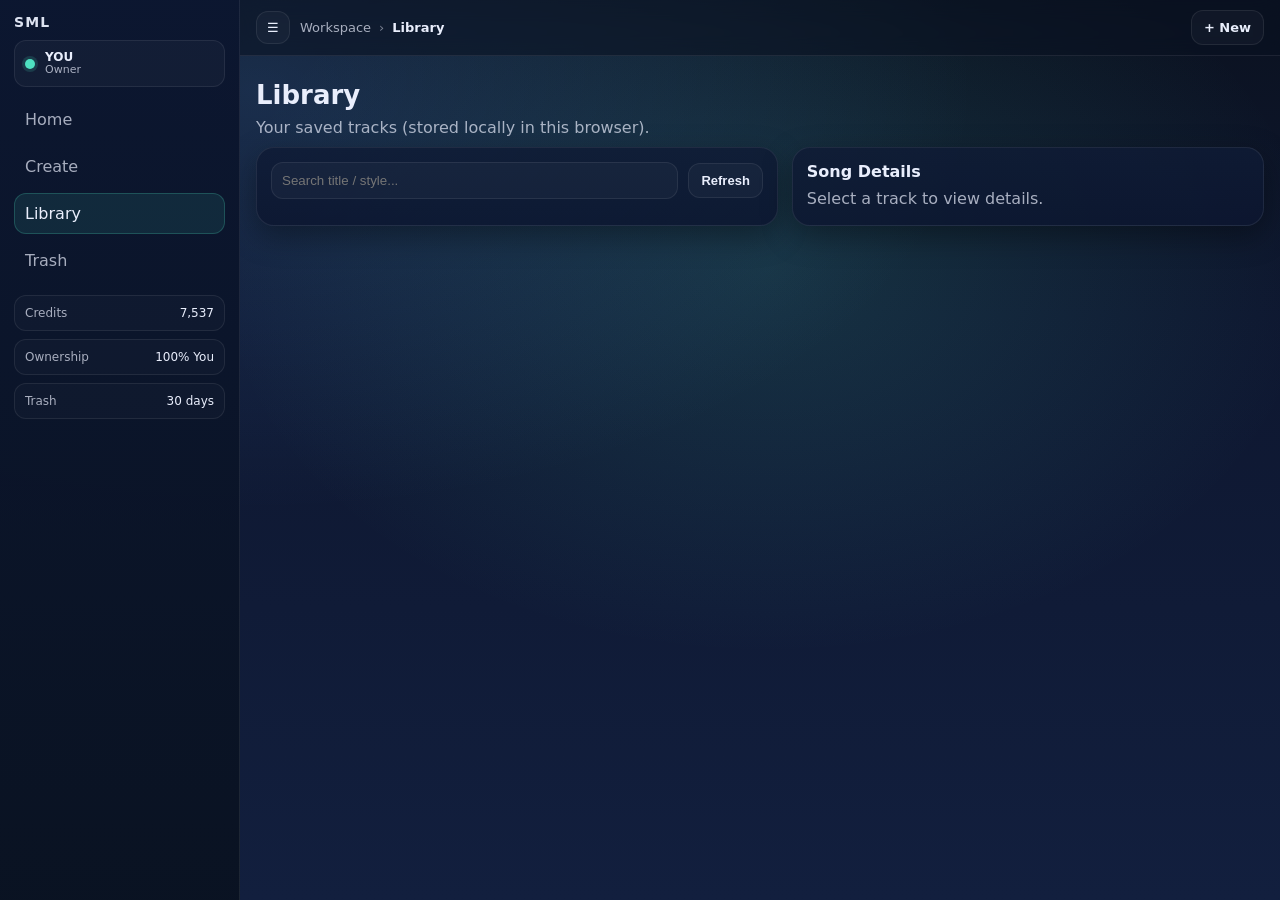
<file: library.html>
<!-- =========================
FILE: library.html
========================= -->
<!doctype html>
<html lang="en">
<head>
  <meta charset="utf-8" />
  <meta name="viewport" content="width=device-width,initial-scale=1" />
  <title>SML Light — Library</title>
  <link rel="stylesheet" href="./app.css" />
</head>
<body>
  <div class="app">
    <aside class="sidebar" role="navigation" aria-label="SML sidebar">
      <div class="brand">
        <div class="logo">SML</div>

        <!-- Profile MUST be under logo -->
        <a class="profile-chip" href="./profile.html" title="Profile">
          <span class="dot"></span>
          <span class="profile-text">
            <span class="profile-name" id="profileNameSidebar">YOU</span>
            <span class="profile-sub">Owner</span>
          </span>
        </a>
      </div>

      <nav class="nav">
        <a class="nav-link" href="./index.html">Home</a>
        <a class="nav-link" href="./create.html">Create</a>
        <a class="nav-link active" href="./library.html">Library</a>
        <a class="nav-link" href="./trash.html">Trash</a>
      </nav>

      <div class="sidebar-footer">
        <div class="pill"><span class="muted">Credits</span> <span class="right" id="creditsSidebar">7,537</span></div>
        <div class="pill"><span class="muted">Ownership</span> <span class="right">100% You</span></div>
        <div class="pill"><span class="muted">Trash</span> <span class="right">30 days</span></div>
      </div>
    </aside>

    <main class="content">
      <header class="topbar">
        <button class="icon-btn" id="toggleSidebar" aria-label="Toggle sidebar">☰</button>
        <div class="crumbs">
          <span class="crumb">Workspace</span>
          <span class="sep">›</span>
          <span class="crumb strong">Library</span>
        </div>
        <div class="topbar-right">
          <a class="btn" href="./create.html">+ New</a>
        </div>
      </header>

      <section class="page">
        <h1>Library</h1>
        <p class="muted">Your saved tracks (stored locally in this browser).</p>

        <div class="grid two">
          <div class="card">
            <div class="row">
              <input class="input" id="search" placeholder="Search title / style..." />
              <button class="btn" id="btnRefresh">Refresh</button>
            </div>

            <div class="listbox" id="trackList"></div>

            <p class="muted small" id="emptyNote" style="display:none;">
              No tracks yet. Go to Create and save one.
            </p>
          </div>

          <div class="card">
            <h2>Song Details</h2>
            <div id="detailsEmpty" class="muted">Select a track to view details.</div>

            <div id="details" style="display:none;">
              <div class="kv">
                <div class="k">Title</div>
                <div class="v" id="dTitle"></div>
              </div>
              <div class="kv">
                <div class="k">Style</div>
                <div class="v" id="dStyle"></div>
              </div>
              <div class="kv">
                <div class="k">Created</div>
                <div class="v" id="dDate"></div>
              </div>
              <div class="kv">
                <div class="k">Ownership</div>
                <div class="v"><b>100% You</b></div>
              </div>

              <div class="divider"></div>

              <label class="label">Lyrics</label>
              <textarea class="textarea" id="dLyrics" readonly></textarea>

              <div class="card-actions">
                <button class="btn" id="btnPlay">▶ Play Preview</button>
                <button class="btn" id="btnStop">■ Stop</button>
                <button class="btn" id="btnExport">Export Lyrics (.txt)</button>
                <button class="btn danger" id="btnTrash">Move to Trash</button>
              </div>

              <p class="muted small">
                Preview is tone-based placeholder (GitHub Pages safe).
              </p>
            </div>
          </div>
        </div>
      </section>
    </main>
  </div>

  <script src="./app.js"></script>
  <script>
    SML.initBaseUI();
    SML.libraryPageInit();
  </script>
</body>
</html>
</file>
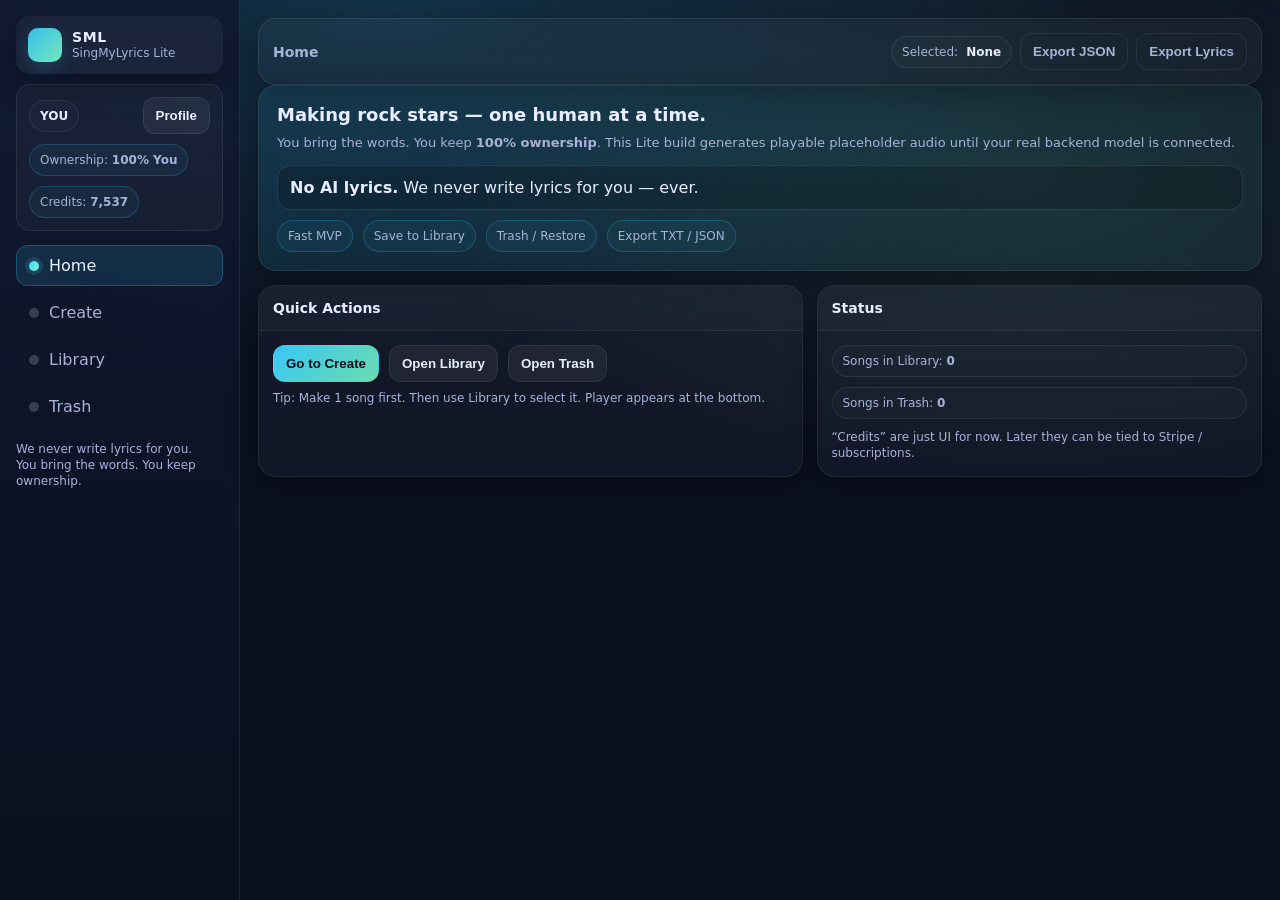
<file: lite.html>
<!doctype html>
<html lang="en">
<head>
  <meta charset="utf-8" />
  <meta name="viewport" content="width=device-width,initial-scale=1" />
  <title>SingMyLyrics Lite</title>
  <style>
    :root{
      --bg:#0b1020;
      --panel:#121a33;
      --panel2:#0f1730;
      --text:#e8eeff;
      --muted:#a8b3d8;
      --line:rgba(255,255,255,.08);
      --accent:#39d0ff;
      --accent2:#7cffc7;
      --danger:#ff5f7a;
      --warn:#ffc857;
      --shadow: 0 10px 30px rgba(0,0,0,.35);
      --radius:14px;
      --radius2:18px;
      --mono: ui-monospace, SFMono-Regular, Menlo, Monaco, Consolas, "Liberation Mono", "Courier New", monospace;
      --sans: ui-sans-serif, system-ui, -apple-system, Segoe UI, Roboto, Helvetica, Arial, "Apple Color Emoji", "Segoe UI Emoji";
    }
    *{box-sizing:border-box}
    body{
      margin:0;
      font-family:var(--sans);
      background: radial-gradient(1200px 600px at 30% 0%, rgba(57,208,255,.18), transparent 60%),
                  radial-gradient(1000px 500px at 80% 20%, rgba(124,255,199,.10), transparent 60%),
                  var(--bg);
      color:var(--text);
      min-height:100vh;
      overflow-x:hidden;
    }
    a{color:inherit;text-decoration:none}
    .app{
      display:grid;
      grid-template-columns: 240px 1fr;
      min-height:100vh;
    }
    /* Sidebar */
    .sidebar{
      position:sticky; top:0;
      height:100vh;
      padding:16px;
      border-right:1px solid var(--line);
      background: linear-gradient(180deg, rgba(18,26,51,.85), rgba(11,16,32,.85));
      backdrop-filter: blur(10px);
    }
    .logo{
      display:flex; align-items:center; gap:10px;
      padding:12px 12px;
      border-radius: var(--radius);
      background: rgba(255,255,255,.04);
      box-shadow: var(--shadow);
    }
    .logo-badge{
      width:34px;height:34px;border-radius:10px;
      background: linear-gradient(135deg, rgba(57,208,255,.9), rgba(124,255,199,.9));
      box-shadow: 0 6px 18px rgba(57,208,255,.18);
    }
    .logo h1{
      margin:0;
      font-size:14px;
      letter-spacing:.6px;
      text-transform:uppercase;
    }
    .profile-mini{
      margin-top:10px;
      padding:12px;
      border-radius: var(--radius);
      background: rgba(255,255,255,.03);
      border:1px solid var(--line);
    }
    .profile-mini .row{
      display:flex; align-items:center; justify-content:space-between; gap:10px;
    }
    .chip{
      display:inline-flex; align-items:center; gap:8px;
      padding:8px 10px;
      border-radius: 999px;
      font-size:12px;
      color: var(--muted);
      border:1px solid var(--line);
      background: rgba(255,255,255,.02);
    }
    .chip b{color:var(--text)}
    .btn{
      appearance:none;border:0;cursor:pointer;
      padding:10px 12px;
      border-radius: 12px;
      color:var(--text);
      background: rgba(255,255,255,.06);
      border:1px solid var(--line);
      transition: transform .08s ease, background .15s ease, border-color .15s ease;
      font-weight:600;
    }
    .btn:hover{background: rgba(255,255,255,.09); border-color: rgba(255,255,255,.14)}
    .btn:active{transform: translateY(1px)}
    .btn.primary{
      background: linear-gradient(135deg, rgba(57,208,255,.95), rgba(124,255,199,.85));
      color:#06101a;
      border-color: transparent;
    }
    .btn.danger{
      background: rgba(255,95,122,.12);
      border-color: rgba(255,95,122,.25);
      color:#ffd8df;
    }
    .btn.ghost{
      background: transparent;
      border-color: var(--line);
      color: var(--muted);
      font-weight:600;
    }
    .nav{
      margin-top:14px;
      display:flex; flex-direction:column; gap:6px;
    }
    .nav a{
      display:flex; align-items:center; gap:10px;
      padding:10px 12px;
      border-radius: 12px;
      border:1px solid transparent;
      color: var(--muted);
    }
    .nav a:hover{
      background: rgba(255,255,255,.04);
      border-color: var(--line);
      color: var(--text);
    }
    .nav a.active{
      background: rgba(57,208,255,.12);
      border-color: rgba(57,208,255,.25);
      color: var(--text);
    }
    .dot{
      width:10px;height:10px;border-radius:50%;
      background: rgba(255,255,255,.18);
    }
    .nav a.active .dot{
      background: linear-gradient(135deg, rgba(57,208,255,1), rgba(124,255,199,1));
      box-shadow: 0 0 0 4px rgba(57,208,255,.14);
    }
    .sidebar-footer{
      margin-top:auto;
      padding-top:14px;
      display:flex; flex-direction:column; gap:8px;
    }
    .small{
      font-size:12px;color:var(--muted);line-height:1.35
    }

    /* Main */
    .main{
      padding:18px 18px 110px;
      position:relative;
    }
    .topbar{
      display:flex; align-items:center; justify-content:space-between; gap:12px;
      padding:14px 14px;
      border:1px solid var(--line);
      border-radius: var(--radius2);
      background: rgba(255,255,255,.03);
      box-shadow: var(--shadow);
    }
    .topbar h2{margin:0;font-size:14px;color:var(--muted);font-weight:700}
    .topbar .right{
      display:flex; gap:8px; align-items:center; flex-wrap:wrap;
    }
    .container{
      margin-top:14px;
      display:grid;
      grid-template-columns: 1.1fr .9fr;
      gap:14px;
    }
    .card{
      border:1px solid var(--line);
      border-radius: var(--radius2);
      background: rgba(255,255,255,.03);
      box-shadow: var(--shadow);
      overflow:hidden;
    }
    .card .hd{
      padding:14px 14px;
      border-bottom:1px solid var(--line);
      display:flex; align-items:center; justify-content:space-between; gap:12px;
      background: rgba(255,255,255,.02);
    }
    .card .hd h3{margin:0;font-size:14px}
    .card .bd{padding:14px}
    label{display:block;font-size:12px;color:var(--muted);margin:10px 0 6px}
    input[type="text"], textarea{
      width:100%;
      padding:10px 12px;
      border-radius: 12px;
      border:1px solid var(--line);
      background: rgba(0,0,0,.25);
      color: var(--text);
      outline:none;
    }
    textarea{min-height:130px;resize:vertical}
    .grid2{
      display:grid;
      grid-template-columns: 1fr 1fr;
      gap:10px;
    }
    .row{
      display:flex; gap:10px; align-items:center; flex-wrap:wrap;
    }
    .pill{
      padding:8px 10px;
      border-radius: 999px;
      border:1px solid var(--line);
      background: rgba(255,255,255,.02);
      font-size:12px;
      color: var(--muted);
    }
    .hint{
      font-size:12px;
      color: var(--muted);
      margin-top:8px;
      line-height:1.4;
    }
    .list{
      display:flex; flex-direction:column; gap:10px;
    }
    .item{
      border:1px solid var(--line);
      border-radius: 14px;
      background: rgba(0,0,0,.22);
      padding:12px;
      display:flex; justify-content:space-between; gap:12px; align-items:flex-start;
    }
    .item .meta{
      max-width: 100%;
    }
    .item .meta .t{
      font-weight:800; margin:0 0 4px; font-size:14px;
    }
    .item .meta .s{
      margin:0; font-size:12px; color: var(--muted);
      white-space:nowrap; overflow:hidden; text-overflow:ellipsis;
      max-width: 520px;
    }
    .item .meta .d{
      margin:8px 0 0; font-size:12px; color: var(--muted);
      font-family: var(--mono);
      opacity:.9;
    }
    .item .actions{display:flex; gap:8px; flex-wrap:wrap; justify-content:flex-end}
    .empty{
      padding:18px;
      border:1px dashed rgba(255,255,255,.16);
      border-radius: 14px;
      color: var(--muted);
      background: rgba(255,255,255,.02);
      text-align:center;
    }

    /* Player Bar */
    .player{
      position:fixed;
      left: 240px;
      right: 0;
      bottom:0;
      padding:12px 18px;
      background: rgba(11,16,32,.78);
      border-top:1px solid var(--line);
      backdrop-filter: blur(10px);
      display:flex;
      gap:12px;
      align-items:center;
      z-index: 50;
    }
    .player .now{
      min-width: 220px;
      max-width: 420px;
      flex: 0 1 auto;
    }
    .player .now .title{
      font-weight:800; font-size:13px;
      white-space:nowrap; overflow:hidden; text-overflow:ellipsis;
    }
    .player .now .sub{
      font-size:12px;color:var(--muted);
      white-space:nowrap; overflow:hidden; text-overflow:ellipsis;
    }
    .player .controls{
      display:flex; gap:8px; align-items:center;
      flex: 0 0 auto;
    }
    .player input[type="range"]{
      width: 100%;
      flex: 1 1 auto;
      accent-color: var(--accent);
    }
    .time{
      font-family: var(--mono);
      font-size:12px;
      color: var(--muted);
      width: 92px;
      text-align:right;
      flex: 0 0 auto;
    }

    /* Pages */
    .page{display:none}
    .page.active{display:block}
    .hero{
      padding:18px;
      border-radius: var(--radius2);
      border:1px solid var(--line);
      background: linear-gradient(135deg, rgba(57,208,255,.10), rgba(124,255,199,.06));
      box-shadow: var(--shadow);
    }
    .hero h1{margin:0 0 8px; font-size:18px}
    .hero p{margin:0; color:var(--muted); font-size:13px; line-height:1.5}
    .banner{
      margin-top:12px;
      padding:12px;
      border-radius: 14px;
      border:1px solid rgba(255,255,255,.10);
      background: rgba(0,0,0,.18);
    }
    .banner b{color:var(--text)}
    .kpi{display:flex; gap:10px; flex-wrap:wrap; margin-top:10px}
    .kpi .pill{border-color: rgba(57,208,255,.20); background: rgba(57,208,255,.06)}
    @media (max-width: 980px){
      .app{grid-template-columns: 1fr}
      .sidebar{position:relative;height:auto}
      .player{left:0}
      .container{grid-template-columns: 1fr}
    }
  </style>
</head>
<body>
  <div class="app">
    <aside class="sidebar">
      <div class="logo">
        <div class="logo-badge" aria-hidden="true"></div>
        <div>
          <h1>SML</h1>
          <div class="small">SingMyLyrics Lite</div>
        </div>
      </div>

      <!-- Profile button MUST be under logo -->
      <div class="profile-mini">
        <div class="row">
          <div class="chip"><b id="userNameChip">YOU</b></div>
          <button class="btn" id="btnProfile">Profile</button>
        </div>
        <div class="kpi">
          <span class="pill">Ownership: <b>100% You</b></span>
          <span class="pill">Credits: <b id="creditsKpi">7,537</b></span>
        </div>
      </div>

      <!-- Nav order -->
      <nav class="nav" id="nav">
        <a href="#home" data-page="home" class="active"><span class="dot"></span> Home</a>
        <a href="#create" data-page="create"><span class="dot"></span> Create</a>
        <a href="#library" data-page="library"><span class="dot"></span> Library</a>
        <a href="#trash" data-page="trash"><span class="dot"></span> Trash</a>
      </nav>

      <div class="sidebar-footer">
        <div class="small">
          We never write lyrics for you.<br />
          You bring the words. You keep ownership.
        </div>
      </div>
    </aside>

    <main class="main">
      <div class="topbar">
        <h2 id="breadcrumb">Home</h2>
        <div class="right">
          <span class="chip">Selected: <b id="selectedTitle">None</b></span>
          <button class="btn ghost" id="btnExportJson" title="Export selected song data (.json)">Export JSON</button>
          <button class="btn ghost" id="btnExportLyrics" title="Export selected lyrics (.txt)">Export Lyrics</button>
        </div>
      </div>

      <!-- HOME -->
      <section class="page active" id="page-home">
        <div class="hero">
          <h1>Making rock stars — one human at a time.</h1>
          <p>
            You bring the words. You keep <b>100% ownership</b>. This Lite build generates
            playable placeholder audio until your real backend model is connected.
          </p>
          <div class="banner">
            <b>No AI lyrics.</b> We never write lyrics for you — ever.
          </div>
          <div class="kpi">
            <span class="pill">Fast MVP</span>
            <span class="pill">Save to Library</span>
            <span class="pill">Trash / Restore</span>
            <span class="pill">Export TXT / JSON</span>
          </div>
        </div>

        <div class="container" style="margin-top:14px">
          <div class="card">
            <div class="hd">
              <h3>Quick Actions</h3>
            </div>
            <div class="bd">
              <div class="row">
                <button class="btn primary" id="goCreate">Go to Create</button>
                <button class="btn" id="goLibrary">Open Library</button>
                <button class="btn" id="goTrash">Open Trash</button>
              </div>
              <div class="hint">
                Tip: Make 1 song first. Then use Library to select it. Player appears at the bottom.
              </div>
            </div>
          </div>

          <div class="card">
            <div class="hd">
              <h3>Status</h3>
            </div>
            <div class="bd">
              <div class="pill">Songs in Library: <b id="countLibrary">0</b></div>
              <div class="pill" style="margin-top:10px">Songs in Trash: <b id="countTrash">0</b></div>
              <div class="hint" style="margin-top:10px">
                “Credits” are just UI for now. Later they can be tied to Stripe / subscriptions.
              </div>
            </div>
          </div>
        </div>
      </section>

      <!-- CREATE -->
      <section class="page" id="page-create">
        <div class="container">
          <div class="card">
            <div class="hd">
              <h3>Create</h3>
              <span class="pill">SML-Lite</span>
            </div>
            <div class="bd">
              <label>Song title (optional)</label>
              <input id="inTitle" type="text" placeholder="Name your song..." />

              <label>Lyrics</label>
              <textarea id="inLyrics" placeholder="Write or paste lyrics here..."></textarea>

              <label>Describe style (genre, mood, tempo)</label>
              <textarea id="inStyle" placeholder="Example: industrial rock, cinematic, punchy drums, 120 BPM"></textarea>

              <div class="row" style="margin-top:12px">
                <button class="btn primary" id="btnGenerate">Generate</button>
                <button class="btn" id="btnSave">Save to Library</button>
                <button class="btn danger" id="btnClear">Clear</button>
              </div>

              <div class="hint">
                Generate creates placeholder audio (a simple synth bed) so the player works now.
                Later you’ll swap that for your backend audio URL.
              </div>
            </div>
          </div>

          <div class="card">
            <div class="hd">
              <h3>Preview</h3>
            </div>
            <div class="bd">
              <div class="pill">Now building:</div>
              <div style="margin-top:10px">
                <div class="item" style="flex-direction:column; gap:8px">
                  <div><b id="pvTitle">Untitled</b></div>
                  <div class="small" id="pvStyle">No style yet.</div>
                  <div class="small" style="opacity:.95; white-space:pre-wrap" id="pvLyrics">No lyrics yet.</div>
                </div>
              </div>
              <div class="hint">
                Save -> goes to Library. Select any saved song there to play/export.
              </div>
            </div>
          </div>
        </div>
      </section>

      <!-- LIBRARY -->
      <section class="page" id="page-library">
        <div class="card">
          <div class="hd">
            <h3>Library</h3>
            <div class="row">
              <button class="btn" id="btnNewFromSelected">Duplicate Selected</button>
              <button class="btn danger" id="btnMoveToTrash">Move Selected to Trash</button>
            </div>
          </div>
          <div class="bd">
            <div id="libraryList" class="list"></div>
            <div id="libraryEmpty" class="empty" style="display:none">
              No songs yet. Go to <b>Create</b> and save your first one.
            </div>
          </div>
        </div>
      </section>

      <!-- TRASH -->
      <section class="page" id="page-trash">
        <div class="card">
          <div class="hd">
            <h3>Trash</h3>
            <span class="pill">Items auto-delete after 30 days (Lite: manual)</span>
          </div>
          <div class="bd">
            <div id="trashList" class="list"></div>
            <div id="trashEmpty" class="empty" style="display:none">
              Trash is empty.
            </div>
          </div>
        </div>
      </section>

      <!-- PROFILE -->
      <section class="page" id="page-profile">
        <div class="card">
          <div class="hd">
            <h3>Your Profile</h3>
          </div>
          <div class="bd">
            <div class="grid2">
              <div>
                <label>Display name</label>
                <input id="inUserName" type="text" placeholder="YOU" />
              </div>
              <div>
                <label>Credits (UI)</label>
                <input id="inCredits" type="text" placeholder="7537" />
              </div>
            </div>
            <div class="row" style="margin-top:12px">
              <button class="btn primary" id="btnSaveProfile">Save Profile</button>
              <button class="btn danger" id="btnResetAll">Factory Reset (local)</button>
            </div>
            <div class="hint">
              This is a Lite profile for now. Later: auth/login, subscriptions, ownership proofs.
            </div>
          </div>
        </div>
      </section>

      <!-- PLAYER BAR -->
      <div class="player" id="player" style="display:none">
        <div class="now">
          <div class="title" id="nowTitle">No track selected</div>
          <div class="sub" id="nowSub">Select a song in Library</div>
        </div>
        <div class="controls">
          <button class="btn" id="btnPlay">Play</button>
          <button class="btn" id="btnStop">Stop</button>
        </div>
        <input id="seek" type="range" min="0" max="1000" value="0" />
        <div class="time" id="time">0:00 / 0:00</div>
      </div>

    </main>
  </div>

  <script>
    // ===== Storage Keys =====
    const K = {
      LIB: "sml_lite_library_v1",
      TRASH: "sml_lite_trash_v1",
      PROFILE: "sml_lite_profile_v1",
      SELECTED: "sml_lite_selected_id_v1"
    };

    // ===== Utilities =====
    const uid = () => Math.random().toString(16).slice(2) + "-" + Date.now().toString(16);
    const clamp = (n, a, b) => Math.max(a, Math.min(b, n));
    const fmtTime = (s) => {
      s = Math.max(0, Math.floor(s));
      const m = Math.floor(s/60);
      const r = s % 60;
      return `${m}:${String(r).padStart(2,"0")}`;
    };

    function loadJson(key, fallback){
      try{
        const raw = localStorage.getItem(key);
        return raw ? JSON.parse(raw) : fallback;
      }catch{
        return fallback;
      }
    }
    function saveJson(key, value){
      localStorage.setItem(key, JSON.stringify(value));
    }

    // ===== Data =====
    let library = loadJson(K.LIB, []);
    let trash = loadJson(K.TRASH, []);
    let profile = loadJson(K.PROFILE, { name:"YOU", credits:7537 });
    let selectedId = localStorage.getItem(K.SELECTED) || "";

    // ===== Audio (placeholder synth bed) =====
    let audioCtx = null;
    let oscA = null;
    let oscB = null;
    let gain = null;
    let isPlaying = false;
    let startAt = 0;
    let pausedAt = 0;
    let duration = 30; // seconds placeholder
    let raf = 0;

    function ensureAudio(){
      if (!audioCtx){
        audioCtx = new (window.AudioContext || window.webkitAudioContext)();
      }
    }

    function makeBed(){
      ensureAudio();
      stopAudio(true);

      gain = audioCtx.createGain();
      gain.gain.value = 0.08;
      gain.connect(audioCtx.destination);

      oscA = audioCtx.createOscillator();
      oscB = audioCtx.createOscillator();
      oscA.type = "sawtooth";
      oscB.type = "square";
      oscA.frequency.value = 110;
      oscB.frequency.value = 55;

      // slight detune for thickness
      oscA.detune.value = -8;
      oscB.detune.value = 6;

      // filter-ish feel using gain automation
      const g = gain.gain;
      g.setValueAtTime(0.01, audioCtx.currentTime);
      g.linearRampToValueAtTime(0.08, audioCtx.currentTime + 0.15);

      oscA.connect(gain);
      oscB.connect(gain);
    }

    function playAudio(){
      const s = getSelected();
      if (!s){ toast("Select a song in Library first."); return; }
      ensureAudio();

      if (audioCtx.state === "suspended") audioCtx.resume();

      if (!oscA || !oscB || !gain){
        makeBed();
      }
      if (!isPlaying){
        startAt = audioCtx.currentTime - pausedAt;
        oscA.start();
        oscB.start();
        isPlaying = true;
        loop();
      }
    }

    function stopAudio(hard=false){
      cancelAnimationFrame(raf);
      raf = 0;
      if (isPlaying){
        try{ oscA && oscA.stop(); }catch{}
        try{ oscB && oscB.stop(); }catch{}
      }
      isPlaying = false;
      pausedAt = 0;
      if (hard){
        oscA = oscB = gain = null;
      }
      updateSeekUI(0);
    }

    function pauseAudio(){
      if (!isPlaying) return;
      pausedAt = audioCtx.currentTime - startAt;
      stopAudio(true);
    }

    function currentTime(){
      if (!audioCtx) return 0;
      if (!isPlaying) return pausedAt;
      return audioCtx.currentTime - startAt;
    }

    function seekTo(sec){
      sec = clamp(sec, 0, duration);
      pausedAt = sec;
      if (isPlaying){
        // restart bed at new offset
        stopAudio(true);
        makeBed();
        playAudio();
      }else{
        updateSeekUI(sec);
      }
    }

    function loop(){
      const t = currentTime();
      if (t >= duration){
        stopAudio(true);
        return;
      }
      updateSeekUI(t);
      raf = requestAnimationFrame(loop);
    }

    // ===== UI elements =====
    const pages = {
      home: document.getElementById("page-home"),
      create: document.getElementById("page-create"),
      library: document.getElementById("page-library"),
      trash: document.getElementById("page-trash"),
      profile: document.getElementById("page-profile"),
    };
    const breadcrumb = document.getElementById("breadcrumb");
    const nav = document.getElementById("nav");

    const player = document.getElementById("player");
    const nowTitle = document.getElementById("nowTitle");
    const nowSub = document.getElementById("nowSub");
    const seek = document.getElementById("seek");
    const timeEl = document.getElementById("time");

    const selectedTitle = document.getElementById("selectedTitle");

    // Create inputs
    const inTitle = document.getElementById("inTitle");
    const inLyrics = document.getElementById("inLyrics");
    const inStyle = document.getElementById("inStyle");
    const pvTitle = document.getElementById("pvTitle");
    const pvLyrics = document.getElementById("pvLyrics");
    const pvStyle = document.getElementById("pvStyle");

    // Profile inputs
    const inUserName = document.getElementById("inUserName");
    const inCredits = document.getElementById("inCredits");
    const userNameChip = document.getElementById("userNameChip");
    const creditsKpi = document.getElementById("creditsKpi");

    // Lists
    const libraryList = document.getElementById("libraryList");
    const libraryEmpty = document.getElementById("libraryEmpty");
    const trashList = document.getElementById("trashList");
    const trashEmpty = document.getElementById("trashEmpty");

    // Counters
    const countLibrary = document.getElementById("countLibrary");
    const countTrash = document.getElementById("countTrash");

    // ===== Toast =====
    function toast(msg){
      const t = document.createElement("div");
      t.textContent = msg;
      t.style.position="fixed";
      t.style.left="50%";
      t.style.bottom="90px";
      t.style.transform="translateX(-50%)";
      t.style.background="rgba(0,0,0,.75)";
      t.style.border="1px solid rgba(255,255,255,.12)";
      t.style.color="white";
      t.style.padding="10px 12px";
      t.style.borderRadius="12px";
      t.style.boxShadow="0 10px 30px rgba(0,0,0,.35)";
      t.style.zIndex="999";
      t.style.maxWidth="92vw";
      document.body.appendChild(t);
      setTimeout(()=>{ t.style.opacity="0"; t.style.transition="opacity .2s ease"; }, 1200);
      setTimeout(()=>{ t.remove(); }, 1500);
    }

    // ===== App Logic =====
    function setPage(name){
      Object.keys(pages).forEach(k => pages[k].classList.toggle("active", k===name));
      breadcrumb.textContent = name.charAt(0).toUpperCase() + name.slice(1);
      [...nav.querySelectorAll("a")].forEach(a => a.classList.toggle("active", a.dataset.page===name));
      if (name === "library") renderLibrary();
      if (name === "trash") renderTrash();
      if (name === "profile") renderProfile();
      window.location.hash = name;
    }

    function getSelected(){
      return library.find(x => x.id === selectedId) || null;
    }

    function selectSong(id){
      selectedId = id;
      localStorage.setItem(K.SELECTED, selectedId);
      const s = getSelected();
      if (!s){
        selectedTitle.textContent = "None";
        player.style.display="none";
        return;
      }
      selectedTitle.textContent = s.title || "Untitled";
      player.style.display="flex";
      nowTitle.textContent = s.title || "Untitled";
      nowSub.textContent = (s.style || "No style").slice(0,80);
      stopAudio(true);
      duration = s.durationSec || 30;
      updateSeekUI(0);
      toast("Selected: " + (s.title || "Untitled"));
    }

    function updateSeekUI(sec){
      const v = Math.floor((sec / duration) * 1000);
      seek.value = clamp(v, 0, 1000);
      timeEl.textContent = `${fmtTime(sec)} / ${fmtTime(duration)}`;
    }

    function syncCounts(){
      countLibrary.textContent = library.length;
      countTrash.textContent = trash.length;
      userNameChip.textContent = profile.name || "YOU";
      creditsKpi.textContent = Number(profile.credits || 0).toLocaleString();
    }

    function persist(){
      saveJson(K.LIB, library);
      saveJson(K.TRASH, trash);
      saveJson(K.PROFILE, profile);
      syncCounts();
    }

    function renderLibrary(){
      libraryList.innerHTML = "";
      libraryEmpty.style.display = library.length ? "none" : "block";

      library.forEach(s => {
        const el = document.createElement("div");
        el.className = "item";
        const title = s.title || "Untitled";
        const style = s.style || "No style";
        const when = new Date(s.createdAt).toLocaleString();

        el.innerHTML = `
          <div class="meta">
            <p class="t">${escapeHtml(title)}</p>
            <p class="s">${escapeHtml(style)}</p>
            <p class="d">Saved: ${escapeHtml(when)} · Duration: ${escapeHtml(String(s.durationSec||30))}s</p>
          </div>
          <div class="actions">
            <button class="btn ${s.id===selectedId ? "primary" : ""}" data-act="select">Select</button>
            <button class="btn" data-act="edit">Load to Create</button>
            <button class="btn danger" data-act="trash">Trash</button>
          </div>
        `;
        el.querySelector('[data-act="select"]').onclick = () => selectSong(s.id);
        el.querySelector('[data-act="edit"]').onclick = () => {
          inTitle.value = s.title || "";
          inLyrics.value = s.lyrics || "";
          inStyle.value = s.style || "";
          updatePreview();
          setPage("create");
          toast("Loaded into Create");
        };
        el.querySelector('[data-act="trash"]').onclick = () => moveToTrash(s.id);

        libraryList.appendChild(el);
      });
    }

    function renderTrash(){
      trashList.innerHTML = "";
      trashEmpty.style.display = trash.length ? "none" : "block";

      trash.forEach(s => {
        const el = document.createElement("div");
        el.className = "item";
        const title = s.title || "Untitled";
        const style = s.style || "No style";
        const when = new Date(s.trashedAt).toLocaleString();

        el.innerHTML = `
          <div class="meta">
            <p class="t">${escapeHtml(title)}</p>
            <p class="s">${escapeHtml(style)}</p>
            <p class="d">Trashed: ${escapeHtml(when)}</p>
          </div>
          <div class="actions">
            <button class="btn" data-act="restore">Restore</button>
            <button class="btn danger" data-act="delete">Delete forever</button>
          </div>
        `;
        el.querySelector('[data-act="restore"]').onclick = () => restoreFromTrash(s.id);
        el.querySelector('[data-act="delete"]').onclick = () => deleteForever(s.id);

        trashList.appendChild(el);
      });
    }

    function renderProfile(){
      inUserName.value = profile.name || "YOU";
      inCredits.value = String(profile.credits ?? 7537);
    }

    function updatePreview(){
      pvTitle.textContent = inTitle.value.trim() || "Untitled";
      pvStyle.textContent = inStyle.value.trim() || "No style yet.";
      pvLyrics.textContent = inLyrics.value.trim() || "No lyrics yet.";
    }

    function generatePlaceholder(){
      // In Lite: just sets a duration based on lyric length (feel more real)
      const lyr = inLyrics.value.trim();
      const est = clamp(Math.round((lyr.length/10) + 18), 20, 120);
      toast(`Generated placeholder audio (${est}s)`);
      return est;
    }

    function saveSong(){
      const title = inTitle.value.trim();
      const lyrics = inLyrics.value.trim();
      const style = inStyle.value.trim();

      if (!lyrics){
        toast("Lyrics required (you provide the words).");
        return;
      }

      const durationSec = generatePlaceholder();

      const song = {
        id: uid(),
        title: title || "Untitled",
        lyrics,
        style,
        createdAt: Date.now(),
        durationSec,
        // Later: audioUrl, stems, bpm, key, model meta, etc.
      };

      library.unshift(song);
      persist();
      selectSong(song.id);
      setPage("library");
      toast("Saved to Library");
    }

    function moveToTrash(id){
      const i = library.findIndex(x => x.id === id);
      if (i < 0) return;
      const [song] = library.splice(i,1);
      song.trashedAt = Date.now();
      trash.unshift(song);

      if (selectedId === id){
        selectedId = "";
        localStorage.removeItem(K.SELECTED);
        player.style.display="none";
        selectedTitle.textContent = "None";
        stopAudio(true);
      }

      persist();
      renderLibrary();
      toast("Moved to Trash");
    }

    function restoreFromTrash(id){
      const i = trash.findIndex(x => x.id === id);
      if (i < 0) return;
      const [song] = trash.splice(i,1);
      delete song.trashedAt;
      library.unshift(song);
      persist();
      renderTrash();
      toast("Restored to Library");
    }

    function deleteForever(id){
      const i = trash.findIndex(x => x.id === id);
      if (i < 0) return;
      trash.splice(i,1);
      persist();
      renderTrash();
      toast("Deleted forever");
    }

    function exportSelectedLyrics(){
      const s = getSelected();
      if (!s){ toast("No selected song."); return; }
      const name = (s.title || "lyrics").replace(/[^\w\-]+/g,"_").slice(0,40);
      download(`${name}.txt`, s.lyrics || "");
    }

    function exportSelectedJson(){
      const s = getSelected();
      if (!s){ toast("No selected song."); return; }
      const name = (s.title || "song").replace(/[^\w\-]+/g,"_").slice(0,40);
      download(`${name}.json`, JSON.stringify(s, null, 2));
    }

    function download(filename, text){
      const blob = new Blob([text], {type:"text/plain;charset=utf-8"});
      const url = URL.createObjectURL(blob);
      const a = document.createElement("a");
      a.href = url;
      a.download = filename;
      document.body.appendChild(a);
      a.click();
      a.remove();
      URL.revokeObjectURL(url);
    }

    function escapeHtml(s){
      return String(s).replace(/[&<>"']/g, m => ({
        "&":"&amp;","<":"&lt;",">":"&gt;",'"':"&quot;","'":"&#39;"
      }[m]));
    }

    // ===== Wire UI =====
    nav.addEventListener("click", (e) => {
      const a = e.target.closest("a[data-page]");
      if (!a) return;
      e.preventDefault();
      setPage(a.dataset.page);
    });

    document.getElementById("btnProfile").onclick = () => setPage("profile");

    document.getElementById("goCreate").onclick = () => setPage("create");
    document.getElementById("goLibrary").onclick = () => setPage("library");
    document.getElementById("goTrash").onclick = () => setPage("trash");

    inTitle.oninput = updatePreview;
    inLyrics.oninput = updatePreview;
    inStyle.oninput = updatePreview;

    document.getElementById("btnGenerate").onclick = () => {
      if (!inLyrics.value.trim()){
        toast("Paste lyrics first.");
        return;
      }
      const d = generatePlaceholder();
      // preview-only; if you save, duration gets stored
      toast("Preview generated (save to keep).");
    };

    document.getElementById("btnSave").onclick = saveSong;

    document.getElementById("btnClear").onclick = () => {
      inTitle.value = "";
      inLyrics.value = "";
      inStyle.value = "";
      updatePreview();
      toast("Cleared");
    };

    // Library actions bar
    document.getElementById("btnMoveToTrash").onclick = () => {
      const s = getSelected();
      if (!s){ toast("No selected song."); return; }
      moveToTrash(s.id);
    };
    document.getElementById("btnNewFromSelected").onclick = () => {
      const s = getSelected();
      if (!s){ toast("No selected song."); return; }
      const copy = {...s, id: uid(), title: (s.title||"Untitled") + " (copy)", createdAt: Date.now()};
      library.unshift(copy);
      persist();
      renderLibrary();
      toast("Duplicated");
    };

    // Profile actions
    document.getElementById("btnSaveProfile").onclick = () => {
      profile.name = (inUserName.value || "YOU").trim() || "YOU";
      const c = parseInt((inCredits.value||"").replace(/[^\d]/g,""), 10);
      profile.credits = Number.isFinite(c) ? c : 0;
      persist();
      toast("Profile saved");
    };

    document.getElementById("btnResetAll").onclick = () => {
      if (!confirm("Factory reset? This clears Library/Trash/Profile (local only).")) return;
      library = [];
      trash = [];
      profile = {name:"YOU", credits:7537};
      selectedId = "";
      localStorage.removeItem(K.SELECTED);
      persist();
      renderLibrary();
      renderTrash();
      setPage("home");
      player.style.display="none";
      stopAudio(true);
      toast("Reset complete");
    };

    // Exports
    document.getElementById("btnExportLyrics").onclick = exportSelectedLyrics;
    document.getElementById("btnExportJson").onclick = exportSelectedJson;

    // Player controls
    document.getElementById("btnPlay").onclick = () => {
      if (!isPlaying) playAudio();
      else pauseAudio();
      document.getElementById("btnPlay").textContent = isPlaying ? "Pause" : "Play";
    };
    document.getElementById("btnStop").onclick = () => {
      stopAudio(true);
      document.getElementById("btnPlay").textContent = "Play";
    };
    seek.addEventListener("input", () => {
      const sec = (Number(seek.value)/1000) * duration;
      updateSeekUI(sec);
    });
    seek.addEventListener("change", () => {
      const sec = (Number(seek.value)/1000) * duration;
      seekTo(sec);
    });

    // Hash routing
    function bootRoute(){
      const h = (location.hash || "#home").replace("#","");
      if (pages[h]) setPage(h);
      else setPage("home");
    }
    window.addEventListener("hashchange", bootRoute);

    // Boot
    updatePreview();
    syncCounts();
    persist();
    bootRoute();

    // Restore selected if exists
    if (selectedId && library.some(x => x.id === selectedId)){
      selectSong(selectedId);
    } else {
      selectedTitle.textContent = "None";
    }
  </script>
</body>
</html>
</file>
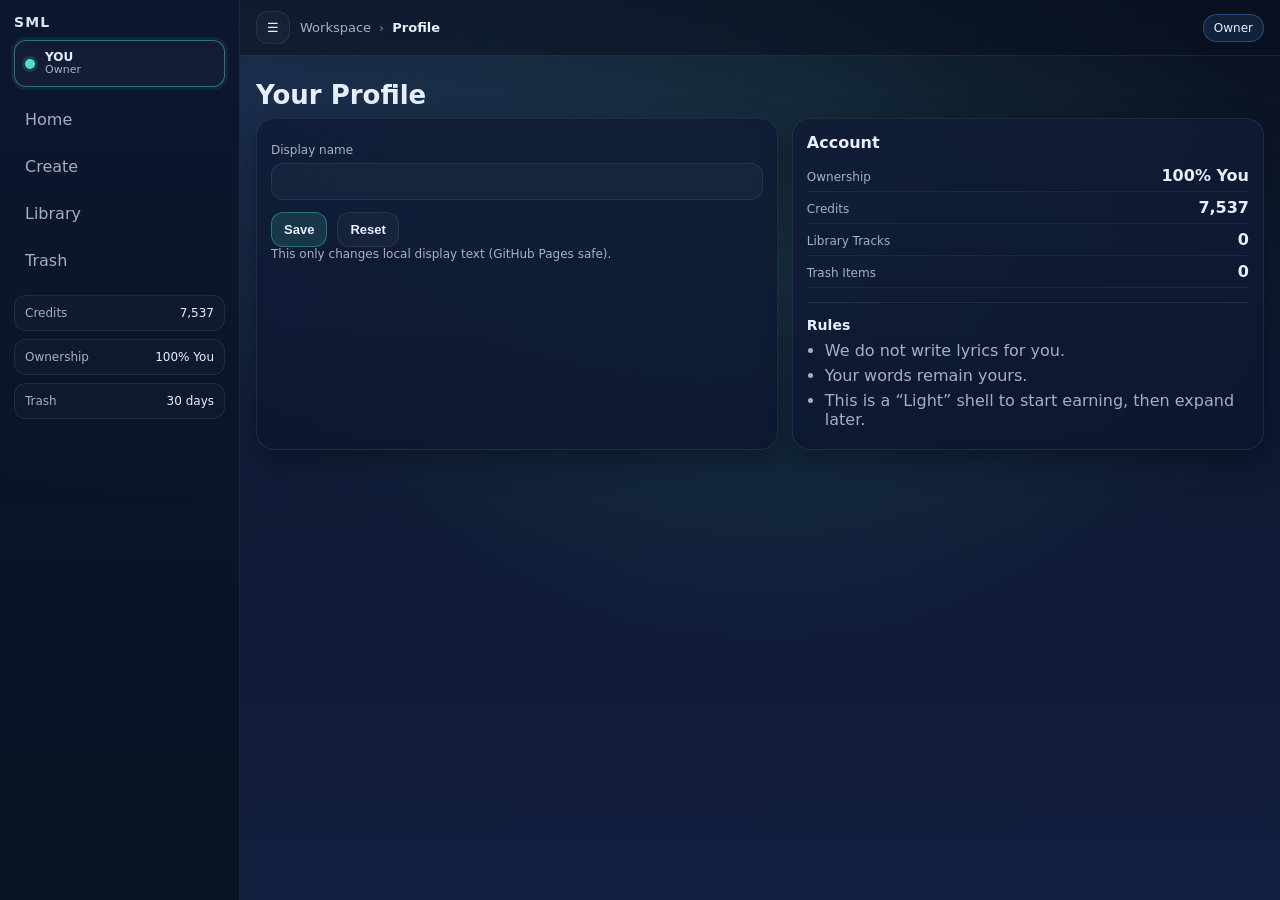
<file: profile.html>
<!-- =========================
FILE: profile.html
========================= -->
<!doctype html>
<html lang="en">
<head>
  <meta charset="utf-8" />
  <meta name="viewport" content="width=device-width,initial-scale=1" />
  <title>SML Light — Profile</title>
  <link rel="stylesheet" href="./app.css" />
</head>
<body>
  <div class="app">
    <aside class="sidebar" role="navigation" aria-label="SML sidebar">
      <div class="brand">
        <div class="logo">SML</div>

        <!-- Profile MUST be under logo -->
        <a class="profile-chip active" href="./profile.html" title="Profile">
          <span class="dot"></span>
          <span class="profile-text">
            <span class="profile-name" id="profileNameSidebar">YOU</span>
            <span class="profile-sub">Owner</span>
          </span>
        </a>
      </div>

      <nav class="nav">
        <a class="nav-link" href="./index.html">Home</a>
        <a class="nav-link" href="./create.html">Create</a>
        <a class="nav-link" href="./library.html">Library</a>
        <a class="nav-link" href="./trash.html">Trash</a>
      </nav>

      <div class="sidebar-footer">
        <div class="pill"><span class="muted">Credits</span> <span class="right" id="creditsSidebar">7,537</span></div>
        <div class="pill"><span class="muted">Ownership</span> <span class="right">100% You</span></div>
        <div class="pill"><span class="muted">Trash</span> <span class="right">30 days</span></div>
      </div>
    </aside>

    <main class="content">
      <header class="topbar">
        <button class="icon-btn" id="toggleSidebar" aria-label="Toggle sidebar">☰</button>
        <div class="crumbs">
          <span class="crumb">Workspace</span>
          <span class="sep">›</span>
          <span class="crumb strong">Profile</span>
        </div>
        <div class="topbar-right">
          <span class="badge">Owner</span>
        </div>
      </header>

      <section class="page">
        <h1>Your Profile</h1>

        <div class="grid two">
          <div class="card">
            <label class="label">Display name</label>
            <input class="input" id="displayName" />

            <div class="card-actions">
              <button class="btn primary" id="btnSaveName">Save</button>
              <button class="btn" id="btnResetName">Reset</button>
            </div>

            <p class="muted small">This only changes local display text (GitHub Pages safe).</p>
          </div>

          <div class="card">
            <h2>Account</h2>
            <div class="kv">
              <div class="k">Ownership</div>
              <div class="v"><b>100% You</b></div>
            </div>
            <div class="kv">
              <div class="k">Credits</div>
              <div class="v" id="pCredits">7,537</div>
            </div>
            <div class="kv">
              <div class="k">Library Tracks</div>
              <div class="v" id="pTracks">0</div>
            </div>
            <div class="kv">
              <div class="k">Trash Items</div>
              <div class="v" id="pTrash">0</div>
            </div>

            <div class="divider"></div>

            <h3>Rules</h3>
            <ul class="list">
              <li>We do not write lyrics for you.</li>
              <li>Your words remain yours.</li>
              <li>This is a “Light” shell to start earning, then expand later.</li>
            </ul>
          </div>
        </div>
      </section>
    </main>
  </div>

  <script src="./app.js"></script>
  <script>
    SML.initBaseUI();
    SML.profilePageInit();
  </script>
</body>
</html>
</file>
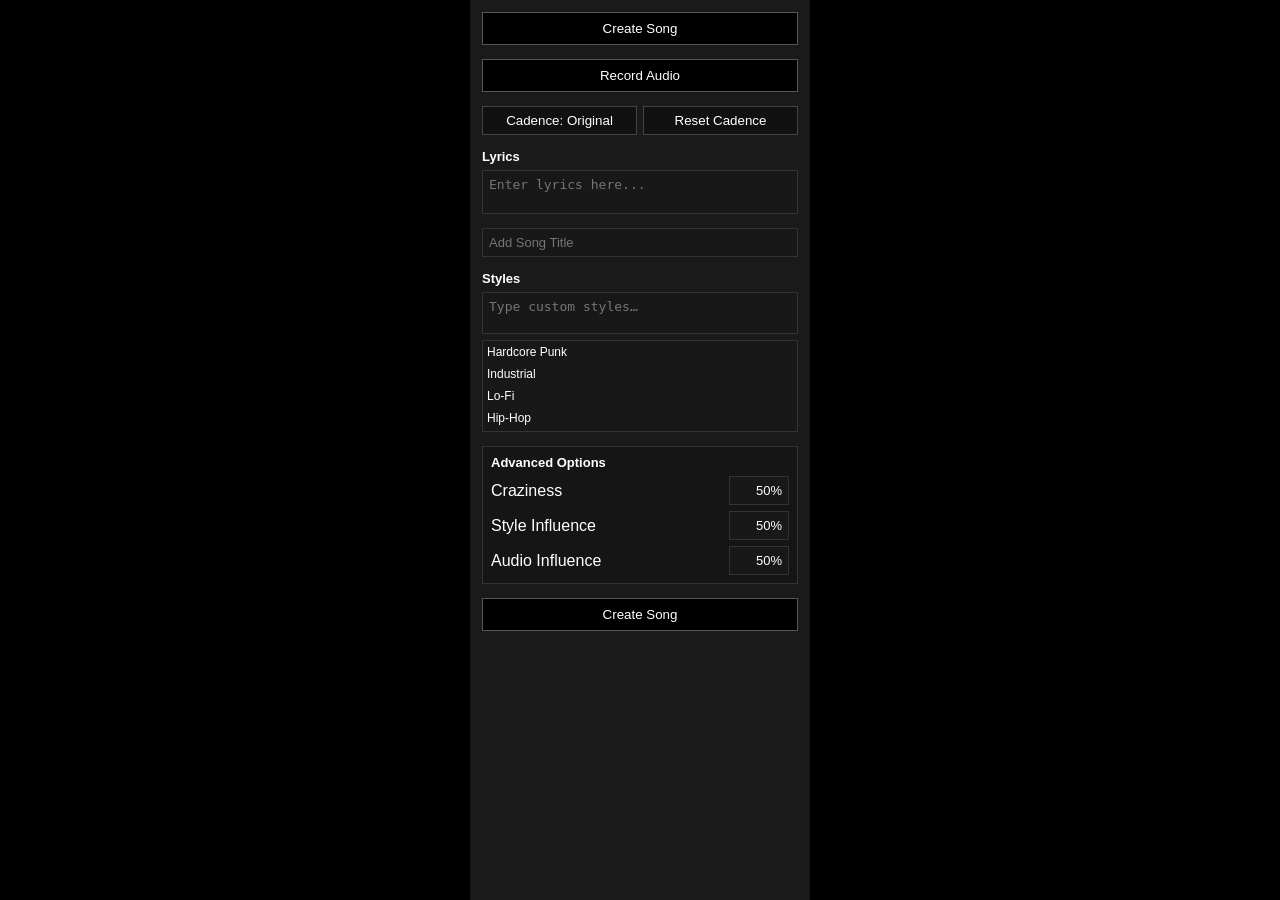
<file: sandbox/create.html>
<!DOCTYPE html>
<html lang="en">
<head>
<meta charset="UTF-8" />
<meta name="viewport" content="width=device-width, initial-scale=1.0"/>
<title>Sandbox – Create</title>

<style>
/* ===== SANDBOX FRAME ===== */
html, body {
  margin: 0;
  padding: 0;
  height: 100%;
  background: #000;
  font-family: Arial, sans-serif;
  color: #fff;
}

.sandbox-frame {
  display: flex;
  height: 100vh;
}

.sandbox-side {
  flex: 1;
  background: #000;
}

.sandbox-center {
  width: 340px;
  background: #1a1a1a;
  padding: 12px;
  overflow-y: auto;
  box-sizing: border-box;
}

/* ===== CREATE COLUMN ===== */
.create-section {
  display: flex;
  flex-direction: column;
  gap: 6px;
  margin-bottom: 14px;
}

.create-row {
  display: flex;
  gap: 6px;
}

.create-btn {
  width: 100%;
  padding: 8px;
  background: #000;
  border: 1px solid #555;
  color: #fff;
  cursor: pointer;
}

.toggle-btn {
  flex: 1;
  padding: 6px;
  background: #111;
  border: 1px solid #444;
  color: #fff;
  text-align: center;
  cursor: pointer;
}

.label {
  font-size: 13px;
  font-weight: bold;
}

/* Inputs */
input,
textarea {
  width: 100%;
  box-sizing: border-box;
  background: #181818;
  border: 1px solid #333;
  color: #fff;
  padding: 6px;
  font-size: 13px;
}

/* Keep base sizes — JS will override height dynamically */
textarea {
  resize: none;
  overflow: hidden;
}

.style-input {
  resize: none;
  overflow: hidden;
}

.style-presets {
  max-height: 90px;
  overflow-y: auto;
  overflow-x: hidden;
  background: #181818;
  border: 1px solid #333;
  font-size: 12px;
}

.style-presets div {
  padding: 4px;
  cursor: pointer;
}

.style-presets div:hover {
  background: #2a2a2a;
}

.advanced {
  background: #151515;
  border: 1px solid #333;
  padding: 8px;
}

.adv-row {
  display: flex;
  justify-content: space-between;
  align-items: center;
  gap: 8px;
}

.adv-row input {
  width: 60px;
  text-align: right;
}
</style>
</head>

<body>

<div class="sandbox-frame">
  <div class="sandbox-side"></div>

  <div class="sandbox-center">

    <div class="create-section">
      <button class="create-btn">Create Song</button>
    </div>

    <div class="create-section">
      <button class="create-btn">Record Audio</button>
    </div>

    <!-- CADENCE CONTROLS -->
    <div class="create-section">
      <div class="create-row">
        <button type="button" id="cadenceBtn" class="toggle-btn">Cadence: Original</button>
        <button type="button" id="resetCadenceBtn" class="toggle-btn">Reset Cadence</button>
      </div>
    </div>

    <div class="create-section">
      <div class="label">Lyrics</div>
      <textarea id="lyricsBox" placeholder="Enter lyrics here..."></textarea>
    </div>

    <div class="create-section">
      <input placeholder="Add Song Title" />
    </div>

    <div class="create-section">
      <div class="label">Styles</div>
      <textarea id="styleInput" class="style-input" placeholder="Type custom styles…"></textarea>

      <div class="style-presets" id="stylePresets">
        <div>Hardcore Punk</div>
        <div>Industrial</div>
        <div>Lo-Fi</div>
        <div>Hip-Hop</div>
        <div>Electronic</div>
        <div>Experimental</div>
        <div>Post-Punk</div>
        <div>Noise Rock</div>
        <div>Synthwave</div>
        <div>Darkwave</div>
        <div>Grunge</div>
        <div>Alt-Rock</div>
        <div>Trap</div>
        <div>Boom Bap</div>
        <div>Ambient</div>
        <div>Drone</div>
        <div>Industrial Metal</div>
        <div>Hard Techno</div>
        <div>Minimal</div>
        <div>Spoken Word</div>
      </div>
    </div>

    <div class="create-section advanced">
      <div class="label">Advanced Options</div>

      <div class="adv-row">
        <span>Craziness</span>
        <input class="adv-input" type="text" value="50%" />
      </div>

      <div class="adv-row">
        <span>Style Influence</span>
        <input class="adv-input" type="text" value="50%" />
      </div>

      <div class="adv-row">
        <span>Audio Influence</span>
        <input class="adv-input" type="text" value="50%" />
      </div>
    </div>

    <div class="create-section">
      <button class="create-btn">Create Song</button>
    </div>

  </div>

  <div class="sandbox-side"></div>
</div>

<script>
window.addEventListener('DOMContentLoaded', () => {

  /* STYLE PRESET → INPUT */
  const styleInput = document.getElementById('styleInput');
  document.getElementById('stylePresets').addEventListener('click', e => {
    if (!e.target || !e.target.textContent) return;
    const style = e.target.textContent;
    const existing = styleInput.value.split(',').map(s => s.trim()).filter(Boolean);
    if (!existing.includes(style)) {
      existing.push(style);
      styleInput.value = existing.join(', ');
      autoResize(styleInput);
    }
  });

  /* ===== CADENCE LOGIC ===== */
  const lyricsBox = document.getElementById('lyricsBox');
  const cadenceBtn = document.getElementById('cadenceBtn');
  const resetCadenceBtn = document.getElementById('resetCadenceBtn');

  let cadenceIndex = 0;
  let originalLyrics = "";

  function cadence1(text) { return text.split(/\s+/).filter(Boolean).join(" / "); }
  function cadence2(text) { return text.split(/\s+/).filter(Boolean).join("\n"); }
  function cadence3(text) {
    return text.split("\n").map(l => l.split(/\s+/).filter(Boolean).join("  ")).join("\n");
  }
  function cadence4(text) {
    return text.split(/\s+/).filter(Boolean).map(w => w + "…").join(" ");
  }

  const cadenceFns = [cadence1, cadence2, cadence3, cadence4];
  const cadenceNames = ["Chop", "Staccato", "Double Space", "Trailing Echo"];

  function ensureOriginalCaptured() {
    if (originalLyrics === "") {
      originalLyrics = lyricsBox.value || "";
    }
  }

  cadenceBtn.addEventListener("click", () => {
    ensureOriginalCaptured();
    cadenceIndex = (cadenceIndex % 4) + 1;
    lyricsBox.value = cadenceFns[cadenceIndex - 1](originalLyrics);
    cadenceBtn.textContent = "Cadence: " + cadenceNames[cadenceIndex - 1];
    autoResize(lyricsBox);
  });

  resetCadenceBtn.addEventListener("click", () => {
    if (!originalLyrics) return;
    lyricsBox.value = originalLyrics;
    cadenceIndex = 0;
    cadenceBtn.textContent = "Cadence: Original";
    autoResize(lyricsBox);
  });

  /* ===== DELETE = DELETE ===== */
  lyricsBox.addEventListener('input', () => {
    if (lyricsBox.value === "") {
      originalLyrics = "";
      cadenceIndex = 0;
      cadenceBtn.textContent = "Cadence: Original";
    }
    autoResize(lyricsBox);
  });

  /* ===== ADVANCED % INPUT (SURGICAL) ===== */
  document.querySelectorAll('.adv-input').forEach(input => {
    input.addEventListener('input', () => {
      let raw = input.value.replace(/\D/g, '');
      if (raw === '') {
        input.value = '';
        return;
      }
      let n = Math.min(99, Math.max(0, parseInt(raw, 10)));
      input.value = n + '%';
    });
  });

  /* ===== AUTO-EXPAND ===== */
  function autoResize(el) {
    el.style.height = 'auto';
    el.style.height = el.scrollHeight + 'px';
  }

  autoResize(styleInput);
});
</script>

</body>
</html>
</file>
<file: app.css>
/* =========================
FILE: app.css
SML LIGHT — CONSISTENT LAYOUT
========================= */

:root{
  --bg0:#0b1220;
  --bg1:#0e1730;
  --bg2:#121f3e;
  --card:#0f1b35;
  --card2:#0c1630;
  --line:rgba(255,255,255,.08);
  --text:#e9eefc;
  --muted:rgba(233,238,252,.70);
  --muted2:rgba(233,238,252,.55);
  --accent:#4ee1c1;
  --accent2:#5aa7ff;
  --danger:#ff5b6a;
  --shadow: 0 10px 30px rgba(0,0,0,.35);
  --radius:14px;
  --radius2:18px;
  --sidebarW: 240px;
  --topbarH: 56px;
  --font: ui-sans-serif, system-ui, -apple-system, Segoe UI, Roboto, Helvetica, Arial;
}

*{ box-sizing:border-box; }
html,body{ height:100%; }
body{
  margin:0;
  font-family:var(--font);
  color:var(--text);
  background: radial-gradient(1200px 700px at 20% 10%, rgba(90,167,255,.18), transparent 60%),
              radial-gradient(1000px 700px at 60% 30%, rgba(78,225,193,.14), transparent 55%),
              linear-gradient(180deg, var(--bg0), var(--bg1) 35%, var(--bg2));
}

a{ color:inherit; text-decoration:none; }
b{ font-weight:700; }

.app{
  min-height:100vh;
  display:flex;
}

/* SIDEBAR */
.sidebar{
  width:var(--sidebarW);
  background: linear-gradient(180deg, rgba(12,22,48,.98), rgba(10,18,34,.98));
  border-right:1px solid var(--line);
  padding:14px;
  position:sticky;
  top:0;
  height:100vh;
  overflow:auto;
}
.brand{
  display:flex;
  flex-direction:column;
  gap:10px;
  margin-bottom:12px;
}
.logo{
  font-weight:800;
  letter-spacing:.08em;
  font-size:14px;
  color:var(--text);
  opacity:.95;
}

.profile-chip{
  display:flex;
  gap:10px;
  align-items:center;
  padding:10px 10px;
  border:1px solid var(--line);
  border-radius:12px;
  background: rgba(255,255,255,.03);
}
.profile-chip.active{
  border-color:rgba(78,225,193,.45);
  box-shadow: 0 0 0 3px rgba(78,225,193,.08);
}
.dot{
  width:10px; height:10px;
  border-radius:999px;
  background: var(--accent);
  box-shadow: 0 0 0 3px rgba(78,225,193,.15);
}
.profile-text{ display:flex; flex-direction:column; line-height:1.1; }
.profile-name{ font-size:12px; font-weight:800; }
.profile-sub{ font-size:11px; color:var(--muted); }

.nav{
  display:flex;
  flex-direction:column;
  gap:6px;
  margin:12px 0 14px;
}
.nav-link{
  padding:10px 10px;
  border-radius:12px;
  color:var(--muted);
  border:1px solid transparent;
}
.nav-link:hover{
  background: rgba(255,255,255,.04);
  color:var(--text);
}
.nav-link.active{
  background: rgba(78,225,193,.10);
  border-color:rgba(78,225,193,.22);
  color:var(--text);
}

.sidebar-footer{
  display:flex;
  flex-direction:column;
  gap:8px;
  margin-top:10px;
}
.pill{
  display:flex;
  justify-content:space-between;
  gap:10px;
  padding:10px 10px;
  border-radius:12px;
  border:1px solid var(--line);
  background: rgba(255,255,255,.02);
  font-size:12px;
}
.right{ margin-left:auto; }
.muted{ color:var(--muted); }
.small{ font-size:12px; }
.lead{ color:var(--muted); max-width:70ch; }

/* CONTENT */
.content{
  flex:1;
  min-width:0;
}
.topbar{
  height:var(--topbarH);
  display:flex;
  align-items:center;
  gap:10px;
  padding:10px 16px;
  border-bottom:1px solid var(--line);
  background: rgba(10,18,34,.55);
  backdrop-filter: blur(10px);
  position:sticky;
  top:0;
  z-index:10;
}
.icon-btn{
  border:1px solid var(--line);
  background: rgba(255,255,255,.03);
  color:var(--text);
  border-radius:12px;
  padding:8px 10px;
  cursor:pointer;
}
.icon-btn:hover{ background: rgba(255,255,255,.06); }
.icon-btn.big{ padding:10px 14px; border-radius:14px; }
.crumbs{ display:flex; align-items:center; gap:8px; color:var(--muted); font-size:13px; }
.crumb.strong{ color:var(--text); font-weight:700; }
.sep{ opacity:.7; }
.topbar-right{ margin-left:auto; display:flex; align-items:center; gap:10px; }

.badge{
  font-size:12px;
  padding:6px 10px;
  border-radius:999px;
  border:1px solid rgba(90,167,255,.30);
  background: rgba(90,167,255,.12);
  color:var(--text);
}

/* PAGE */
.page{
  padding:18px 16px 26px;
  max-width: 1100px;
}
h1{ margin:6px 0 8px; font-size:26px; }
h2{ margin:0 0 8px; font-size:16px; }
h3{ margin:0 0 8px; font-size:14px; color:var(--text); }
p{ margin:0 0 10px; }

.grid{
  display:grid;
  gap:14px;
}
.grid.two{
  grid-template-columns: 1.05fr .95fr;
}
.grid.two.tight{
  grid-template-columns: 1fr 1fr;
  gap:12px;
}
@media (max-width: 980px){
  .grid.two{ grid-template-columns: 1fr; }
  .sidebar{
    position:fixed;
    left:0; top:0;
    transform: translateX(0);
    transition: transform .18s ease;
    z-index:20;
  }
  .sidebar.hidden{
    transform: translateX(-105%);
  }
}

/* CARD */
.card{
  background: linear-gradient(180deg, rgba(15,27,53,.85), rgba(12,22,48,.85));
  border:1px solid var(--line);
  border-radius: var(--radius2);
  padding:14px;
  box-shadow: var(--shadow);
}
.card-actions{
  display:flex;
  flex-wrap:wrap;
  gap:10px;
  margin-top:12px;
}
.divider{
  height:1px;
  background: var(--line);
  margin:14px 0;
}

/* FORM */
.label{
  display:block;
  margin:10px 0 6px;
  font-size:12px;
  color:var(--muted);
}
.input, .textarea{
  width:100%;
  border:1px solid var(--line);
  background: rgba(255,255,255,.03);
  color:var(--text);
  border-radius: 12px;
  padding:10px 10px;
  outline:none;
}
.textarea{ min-height: 140px; resize: vertical; }
.input:focus, .textarea:focus{
  border-color: rgba(78,225,193,.38);
  box-shadow: 0 0 0 3px rgba(78,225,193,.10);
}

/* BUTTONS */
.btn{
  border:1px solid var(--line);
  background: rgba(255,255,255,.03);
  color:var(--text);
  padding:9px 12px;
  border-radius:12px;
  cursor:pointer;
  font-weight:700;
  font-size:13px;
}
.btn:hover{ background: rgba(255,255,255,.06); }
.btn.primary{
  border-color: rgba(78,225,193,.35);
  background: rgba(78,225,193,.14);
}
.btn.primary:hover{ background: rgba(78,225,193,.18); }
.btn.danger{
  border-color: rgba(255,91,106,.35);
  background: rgba(255,91,106,.14);
}
.btn.danger:hover{ background: rgba(255,91,106,.18); }
.btn:disabled{ opacity:.45; cursor:not-allowed; }

.row{ display:flex; gap:10px; align-items:center; }
.row .input{ flex:1; }

/* LIST UI */
.list{ margin:0; padding-left:18px; color:var(--muted); }
.list li{ margin:6px 0; }

.listbox{
  margin-top:12px;
  display:flex;
  flex-direction:column;
  gap:8px;
  max-height: 520px;
  overflow:auto;
  padding-right:4px;
}
.item{
  border:1px solid var(--line);
  background: rgba(255,255,255,.02);
  border-radius:14px;
  padding:10px 10px;
  cursor:pointer;
}
.item:hover{ background: rgba(255,255,255,.05); }
.item.active{
  border-color: rgba(90,167,255,.35);
  box-shadow: 0 0 0 3px rgba(90,167,255,.10);
}
.item-title{
  font-weight:800;
  font-size:13px;
}
.item-sub{
  font-size:12px;
  color:var(--muted);
  margin-top:4px;
  display:flex;
  justify-content:space-between;
  gap:10px;
}

/* PREVIEW / PLAYER */
.preview{
  border:1px dashed rgba(255,255,255,.18);
  border-radius:16px;
  padding:12px;
  background: rgba(0,0,0,.10);
}
.preview-title{ font-weight:900; }
.preview-meta{ color:var(--muted); margin-top:6px; font-size:12px; }

.player{
  display:flex;
  align-items:center;
  gap:10px;
  margin-top:12px;
}
.timeline{
  flex:1;
  height:10px;
  border-radius:999px;
  background: rgba(255,255,255,.10);
  overflow:hidden;
  border:1px solid rgba(255,255,255,.12);
}
.timeline-bar{
  height:100%;
  width:0%;
  background: linear-gradient(90deg, rgba(78,225,193,.85), rgba(90,167,255,.85));
}
.time{ color:var(--muted); font-size:12px; width:48px; text-align:right; }

.mini-actions{
  display:flex;
  gap:10px;
  margin-top:12px;
  flex-wrap:wrap;
}

/* RANGE */
.range-row{
  display:flex;
  align-items:center;
  gap:10px;
}
input[type="range"]{ width:100%; }
.range-val{ width:48px; text-align:right; color:var(--muted); font-size:12px; }

/* KEY/VALUE */
.kv{
  display:flex;
  align-items:baseline;
  justify-content:space-between;
  gap:12px;
  padding:6px 0;
  border-bottom:1px solid rgba(255,255,255,.06);
}
.k{ color:var(--muted); font-size:12px; }
.v{ font-weight:800; }

/* SIDEBAR collapsed behavior (desktop optional) */
.sidebar.collapsed{
  width: 76px;
}
.sidebar.collapsed .profile-text,
.sidebar.collapsed .sidebar-footer,
.sidebar.collapsed .nav-link{
  display:none;
}
.sidebar.collapsed .logo{
  text-align:center;
}
.sidebar.collapsed .profile-chip{
  justify-content:center;
}
</file>
